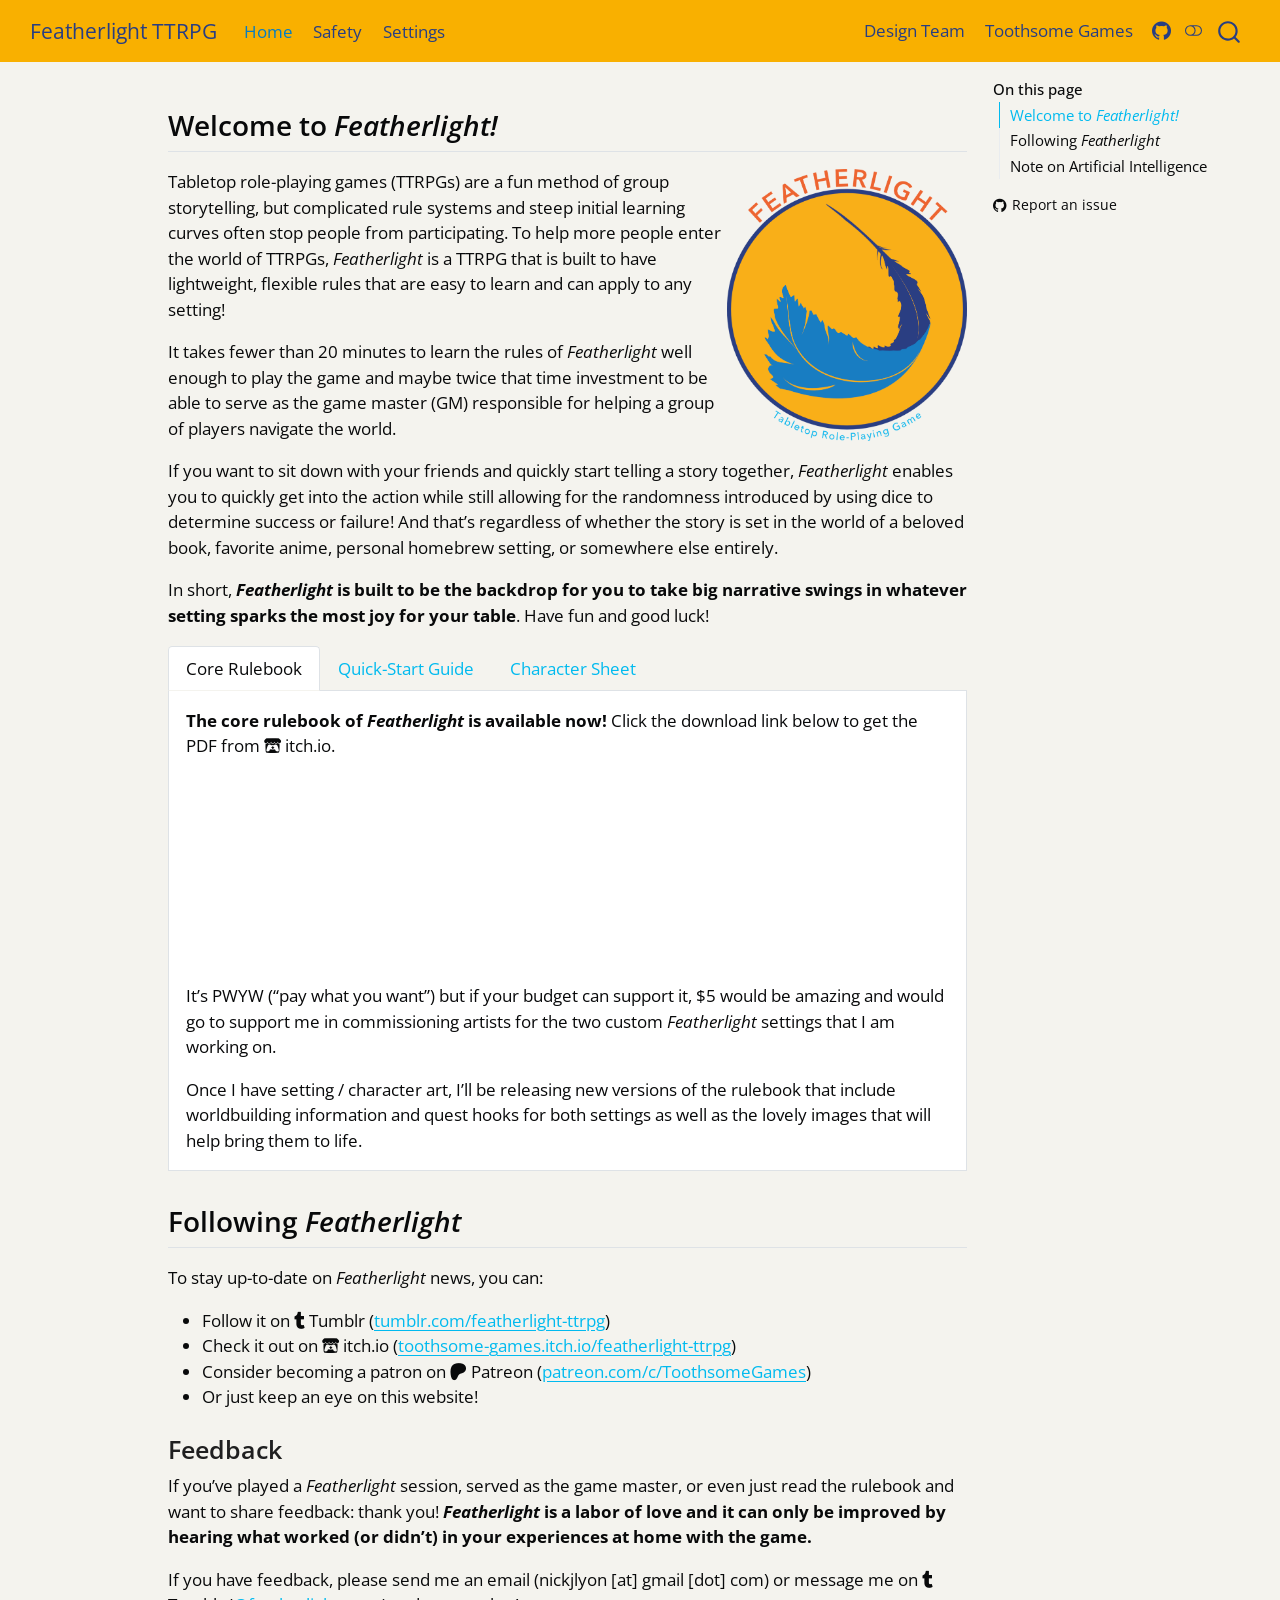
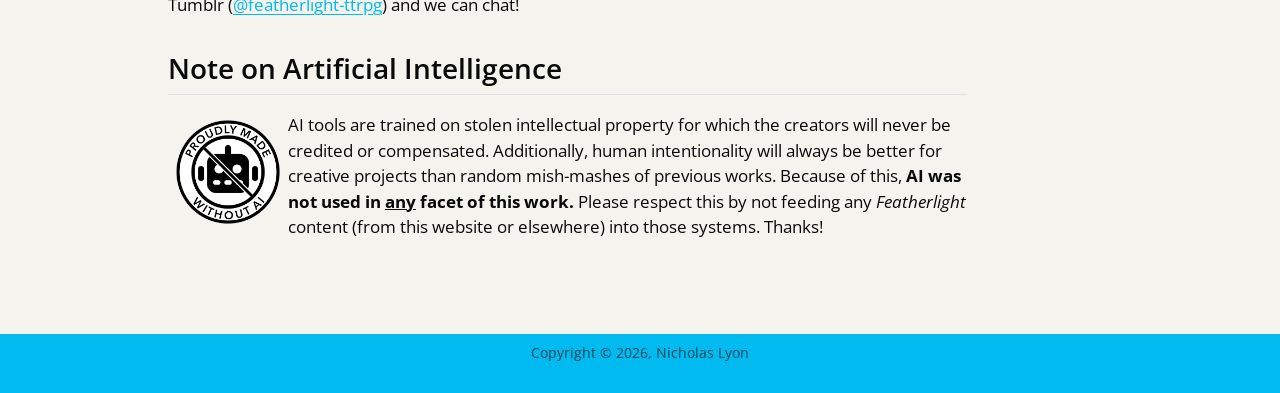
<file: index.html>
<!DOCTYPE html>
<html xmlns="http://www.w3.org/1999/xhtml" lang="en" xml:lang="en"><head>

<meta charset="utf-8">
<meta name="generator" content="quarto-1.10.18">

<meta name="viewport" content="width=device-width, initial-scale=1.0, user-scalable=yes">


<title>Featherlight TTRPG</title>
<style>
/* Default styles provided by pandoc.
** See https://pandoc.org/MANUAL.html#variables-for-html for config info.
*/
span.smallcaps{font-variant: small-caps;}
div.columns{display: flex; gap: 1.5em;}
div.column{flex: auto;}
@media screen {
div.columns{gap: min(4vw, 1.5em);}
div.column{overflow-x: auto;}
}
div.hanging-indent{margin-left: 1.5em; text-indent: -1.5em;}
ul.task-list{list-style: none;}
ul.task-list li input[type="checkbox"] {
  width: 0.8em;
  margin: 0 0.8em 0.2em -1em; /* quarto-specific, see https://github.com/quarto-dev/quarto-cli/issues/4556 */ 
  vertical-align: middle;
}
</style>


<script src="site_libs/quarto-nav/quarto-nav.js"></script>
<script src="site_libs/quarto-nav/headroom.min.js"></script>
<script src="site_libs/clipboard/clipboard.min.js"></script>
<script src="site_libs/quarto-search/autocomplete.umd.js"></script>
<script src="site_libs/quarto-search/fuse.min.js"></script>
<script src="site_libs/quarto-search/quarto-search.js"></script>
<meta name="quarto:offset" content="./">
<link href="./images/logo_featherlight.png" rel="icon" type="image/png">
<script src="site_libs/quarto-html/quarto.js" type="module"></script>
<script src="site_libs/quarto-html/tabsets/tabsets.js" type="module"></script>
<script src="site_libs/quarto-html/popper.min.js"></script>
<script src="site_libs/quarto-html/tippy.umd.min.js"></script>
<script src="site_libs/quarto-html/anchor.min.js"></script>
<link href="site_libs/quarto-html/tippy.css" rel="stylesheet">
<link href="site_libs/quarto-html/quarto-syntax-highlighting-64a204ab8560d761af7679ceaba22944.css" rel="stylesheet" class="quarto-color-scheme" id="quarto-text-highlighting-styles">
<link href="site_libs/quarto-html/quarto-syntax-highlighting-dark-b85bc7c33db8c58e0ec93c3465666fed.css" rel="stylesheet" class="quarto-color-scheme quarto-color-alternate" id="quarto-text-highlighting-styles">
<link href="site_libs/quarto-html/quarto-syntax-highlighting-64a204ab8560d761af7679ceaba22944.css" rel="stylesheet" class="quarto-color-scheme-extra" id="quarto-text-highlighting-styles">
<script src="site_libs/bootstrap/bootstrap.min.js"></script>
<link href="site_libs/bootstrap/bootstrap-icons.css" rel="stylesheet">
<link href="site_libs/bootstrap/bootstrap-a375ff635d7a852ebc2eebeec7437b64.min.css" rel="stylesheet" append-hash="true" class="quarto-color-scheme" id="quarto-bootstrap" data-mode="light">
<link href="site_libs/bootstrap/bootstrap-dark-853da77390ea8031dd005fd0e0647585.min.css" rel="stylesheet" append-hash="true" class="quarto-color-scheme quarto-color-alternate" id="quarto-bootstrap" data-mode="dark">
<link href="site_libs/bootstrap/bootstrap-a375ff635d7a852ebc2eebeec7437b64.min.css" rel="stylesheet" append-hash="true" class="quarto-color-scheme-extra" id="quarto-bootstrap" data-mode="light">
<link href="site_libs/quarto-contrib/fontawesome6-1.2.0/all.min.css" rel="stylesheet">
<link href="site_libs/quarto-contrib/fontawesome6-1.2.0/latex-fontsize.css" rel="stylesheet">
<script id="quarto-search-options" type="application/json">{
  "location": "navbar",
  "copy-button": false,
  "collapse-after": 3,
  "panel-placement": "end",
  "type": "overlay",
  "limit": 50,
  "keyboard-shortcut": [
    "f",
    "/",
    "s"
  ],
  "show-item-context": false,
  "language": {
    "search-no-results-text": "No results",
    "search-matching-documents-text": "matching documents",
    "search-copy-link-title": "Copy link to search",
    "search-hide-matches-text": "Hide additional matches",
    "search-more-match-text": "more match in this document",
    "search-more-matches-text": "more matches in this document",
    "search-clear-button-title": "Clear",
    "search-text-placeholder": "",
    "search-detached-cancel-button-title": "Cancel",
    "search-submit-button-title": "Submit",
    "search-label": "Search"
  }
}</script>


</head>

<body class="nav-fixed quarto-light"><script id="quarto-html-before-body" type="application/javascript">
    const toggleBodyColorMode = (bsSheetEl) => {
      const mode = bsSheetEl.getAttribute("data-mode");
      const bodyEl = window.document.querySelector("body");
      if (mode === "dark") {
        bodyEl.classList.add("quarto-dark");
        bodyEl.classList.remove("quarto-light");
      } else {
        bodyEl.classList.add("quarto-light");
        bodyEl.classList.remove("quarto-dark");
      }
    }
    const toggleBodyColorPrimary = () => {
      const bsSheetEl = window.document.querySelector("link#quarto-bootstrap:not([rel=disabled-stylesheet])");
      if (bsSheetEl) {
        toggleBodyColorMode(bsSheetEl);
      }
    }
    const setColorSchemeToggle = (alternate) => {
      const toggles = window.document.querySelectorAll('.quarto-color-scheme-toggle');
      for (let i=0; i < toggles.length; i++) {
        const toggle = toggles[i];
        if (toggle) {
          if (alternate) {
            toggle.classList.add("alternate");
          } else {
            toggle.classList.remove("alternate");
          }
        }
      }
    };
    const toggleColorMode = (alternate) => {
      // Switch the stylesheets
      const primaryStylesheets = window.document.querySelectorAll('link.quarto-color-scheme:not(.quarto-color-alternate)');
      const alternateStylesheets = window.document.querySelectorAll('link.quarto-color-scheme.quarto-color-alternate');
      manageTransitions('#quarto-margin-sidebar .nav-link', false);
      if (alternate) {
        // note: dark is layered on light, we don't disable primary!
        enableStylesheet(alternateStylesheets);
        for (const sheetNode of alternateStylesheets) {
          if (sheetNode.id === "quarto-bootstrap") {
            toggleBodyColorMode(sheetNode);
          }
        }
      } else {
        disableStylesheet(alternateStylesheets);
        enableStylesheet(primaryStylesheets)
        toggleBodyColorPrimary();
      }
      manageTransitions('#quarto-margin-sidebar .nav-link', true);
      // Switch the toggles
      setColorSchemeToggle(alternate)
      // Hack to workaround the fact that safari doesn't
      // properly recolor the scrollbar when toggling (#1455)
      if (navigator.userAgent.indexOf('Safari') > 0 && navigator.userAgent.indexOf('Chrome') == -1) {
        manageTransitions("body", false);
        window.scrollTo(0, 1);
        setTimeout(() => {
          window.scrollTo(0, 0);
          manageTransitions("body", true);
        }, 40);
      }
    }
    const disableStylesheet = (stylesheets) => {
      for (let i=0; i < stylesheets.length; i++) {
        const stylesheet = stylesheets[i];
        stylesheet.rel = 'disabled-stylesheet';
      }
    }
    const enableStylesheet = (stylesheets) => {
      for (let i=0; i < stylesheets.length; i++) {
        const stylesheet = stylesheets[i];
        if(stylesheet.rel !== 'stylesheet') { // for Chrome, which will still FOUC without this check
          stylesheet.rel = 'stylesheet';
        }
      }
    }
    const manageTransitions = (selector, allowTransitions) => {
      const els = window.document.querySelectorAll(selector);
      for (let i=0; i < els.length; i++) {
        const el = els[i];
        if (allowTransitions) {
          el.classList.remove('notransition');
        } else {
          el.classList.add('notransition');
        }
      }
    }
    const isFileUrl = () => {
      return window.location.protocol === 'file:';
    }
    const hasAlternateSentinel = () => {
      let styleSentinel = getColorSchemeSentinel();
      if (styleSentinel !== null) {
        return styleSentinel === "alternate";
      } else {
        return false;
      }
    }
    const setStyleSentinel = (alternate) => {
      const value = alternate ? "alternate" : "default";
      if (!isFileUrl()) {
        window.localStorage.setItem("quarto-color-scheme", value);
      } else {
        localAlternateSentinel = value;
      }
    }
    const getColorSchemeSentinel = () => {
      if (!isFileUrl()) {
        const storageValue = window.localStorage.getItem("quarto-color-scheme");
        return storageValue != null ? storageValue : localAlternateSentinel;
      } else {
        return localAlternateSentinel;
      }
    }
    const toggleGiscusIfUsed = (isAlternate, darkModeDefault) => {
      const baseTheme = document.querySelector('#giscus-base-theme')?.value ?? 'light';
      const alternateTheme = document.querySelector('#giscus-alt-theme')?.value ?? 'dark';
      let newTheme = '';
      if(authorPrefersDark) {
        newTheme = isAlternate ? baseTheme : alternateTheme;
      } else {
        newTheme = isAlternate ? alternateTheme : baseTheme;
      }
      const changeGiscusTheme = () => {
        // From: https://github.com/giscus/giscus/issues/336
        const sendMessage = (message) => {
          const iframe = document.querySelector('iframe.giscus-frame');
          if (!iframe) return;
          iframe.contentWindow.postMessage({ giscus: message }, 'https://giscus.app');
        }
        sendMessage({
          setConfig: {
            theme: newTheme
          }
        });
      }
      const isGiscussLoaded = window.document.querySelector('iframe.giscus-frame') !== null;
      if (isGiscussLoaded) {
        changeGiscusTheme();
      }
    };
    const authorPrefersDark = false;
    const darkModeDefault = authorPrefersDark;
      document.querySelector('link#quarto-text-highlighting-styles.quarto-color-scheme-extra').rel = 'disabled-stylesheet';
      document.querySelector('link#quarto-bootstrap.quarto-color-scheme-extra').rel = 'disabled-stylesheet';
    let localAlternateSentinel = darkModeDefault ? 'alternate' : 'default';
    // Dark / light mode switch
    window.quartoToggleColorScheme = () => {
      // Read the current dark / light value
      let toAlternate = !hasAlternateSentinel();
      toggleColorMode(toAlternate);
      setStyleSentinel(toAlternate);
      toggleGiscusIfUsed(toAlternate, darkModeDefault);
      window.dispatchEvent(new Event('resize'));
    };
    // Switch to dark mode if need be
    if (hasAlternateSentinel()) {
      toggleColorMode(true);
    } else {
      toggleColorMode(false);
    }
  </script>

<div id="quarto-search-results"></div>
  <header id="quarto-header" class="headroom fixed-top">
    <nav class="navbar navbar-expand-lg " data-bs-theme="dark">
      <div class="navbar-container container-fluid">
      <div class="navbar-brand-container mx-auto">
    <a class="navbar-brand" href="./index.html">
    <span class="navbar-title">Featherlight TTRPG</span>
    </a>
  </div>
            <div id="quarto-search" class="" title="Search"></div>
          <button class="navbar-toggler" type="button" data-bs-toggle="collapse" data-bs-target="#navbarCollapse" aria-controls="navbarCollapse" role="menu" aria-expanded="false" aria-label="Toggle navigation" onclick="if (window.quartoToggleHeadroom) { window.quartoToggleHeadroom(); }">
  <span class="navbar-toggler-icon"></span>
</button>
          <div class="collapse navbar-collapse" id="navbarCollapse">
            <ul class="navbar-nav navbar-nav-scroll me-auto">
  <li class="nav-item">
    <a class="nav-link active" href="./index.html" aria-current="page"> 
<span class="menu-text">Home</span></a>
  </li>  
  <li class="nav-item">
    <a class="nav-link" href="./safety.html"> 
<span class="menu-text">Safety</span></a>
  </li>  
  <li class="nav-item">
    <a class="nav-link" href="./settings.html"> 
<span class="menu-text">Settings</span></a>
  </li>  
</ul>
            <ul class="navbar-nav navbar-nav-scroll ms-auto">
  <li class="nav-item">
    <a class="nav-link" href="./design-team.html"> 
<span class="menu-text">Design Team</span></a>
  </li>  
  <li class="nav-item">
    <a class="nav-link" href="https://toothsome-games.github.io/"> 
<span class="menu-text">Toothsome Games</span></a>
  </li>  
  <li class="nav-item compact">
    <a class="nav-link" href="https://github.com/toothsome-games/featherlight-ttrpg"> <i class="bi bi-github" role="img">
</i> 
<span class="menu-text"></span></a>
  </li>  
</ul>
          </div> <!-- /navcollapse -->
            <div class="quarto-navbar-tools">
  <a href="" class="quarto-color-scheme-toggle quarto-navigation-tool  px-1" onclick="window.quartoToggleColorScheme(); return false;" title="Toggle dark mode"><i class="bi"></i></a>
</div>
      </div> <!-- /container-fluid -->
    </nav>
</header>
<!-- content -->
<div id="quarto-content" class="quarto-container page-columns page-rows-contents page-layout-article page-navbar">
<!-- sidebar -->
<!-- margin-sidebar -->
    <div id="quarto-margin-sidebar" class="sidebar margin-sidebar">
        <nav id="TOC" role="doc-toc" class="toc-active">
    <h2 id="toc-title">On this page</h2>
   
  <ul>
  <li><a href="#welcome-to-featherlight" id="toc-welcome-to-featherlight" class="nav-link active" data-scroll-target="#welcome-to-featherlight">Welcome to <em>Featherlight!</em></a></li>
  <li><a href="#following-featherlight" id="toc-following-featherlight" class="nav-link" data-scroll-target="#following-featherlight">Following <em>Featherlight</em></a>
  <ul class="collapse">
  <li><a href="#feedback" id="toc-feedback" class="nav-link" data-scroll-target="#feedback">Feedback</a></li>
  </ul></li>
  <li><a href="#note-on-artificial-intelligence" id="toc-note-on-artificial-intelligence" class="nav-link" data-scroll-target="#note-on-artificial-intelligence">Note on Artificial Intelligence</a></li>
  </ul>
<div class="toc-actions"><ul><li><a href="https://github.com/toothsome-games/featherlight-ttrpg/issues/new" class="toc-action"><i class="bi bi-github"></i>Report an issue</a></li></ul></div></nav>
    </div>
<!-- main -->
<main class="content" id="quarto-document-content"><header id="title-block-header" class="quarto-title-block"></header>





<section id="welcome-to-featherlight" class="level2">
<h2 class="anchored" data-anchor-id="welcome-to-featherlight">Welcome to <em>Featherlight!</em></h2>
<p><img src="images/logo_featherlight-text.png" alt="Featherlight logo--a stylized blue feather on an orange background" width="30%" align="right"></p>
<p>Tabletop role-playing games (TTRPGs) are a fun method of group storytelling, but complicated rule systems and steep initial learning curves often stop people from participating. To help more people enter the world of TTRPGs, <em>Featherlight</em> is a TTRPG that is built to have lightweight, flexible rules that are easy to learn and can apply to any setting!</p>
<p>It takes fewer than 20 minutes to learn the rules of <em>Featherlight</em> well enough to play the game and maybe twice that time investment to be able to serve as the game master (GM) responsible for helping a group of players navigate the world.</p>
<p>If you want to sit down with your friends and quickly start telling a story together, <em>Featherlight</em> enables you to quickly get into the action while still allowing for the randomness introduced by using dice to determine success or failure! And that’s regardless of whether the story is set in the world of a beloved book, favorite anime, personal homebrew setting, or somewhere else entirely.</p>
<p>In short, <strong><em>Featherlight</em> is built to be the backdrop for you to take big narrative swings in whatever setting sparks the most joy for your table</strong>. Have fun and good luck!</p>
<div class="tabset-margin-container"></div><div class="panel-tabset">
<ul class="nav nav-tabs" role="tablist"><li class="nav-item" role="presentation"><a class="nav-link active" id="tabset-1-1-tab" data-bs-toggle="tab" data-bs-target="#tabset-1-1" role="tab" aria-controls="tabset-1-1" aria-selected="true" href="">Core Rulebook</a></li><li class="nav-item" role="presentation"><a class="nav-link" id="tabset-1-2-tab" data-bs-toggle="tab" data-bs-target="#tabset-1-2" role="tab" aria-controls="tabset-1-2" aria-selected="false" href="">Quick-Start Guide</a></li><li class="nav-item" role="presentation"><a class="nav-link" id="tabset-1-3-tab" data-bs-toggle="tab" data-bs-target="#tabset-1-3" role="tab" aria-controls="tabset-1-3" aria-selected="false" href="">Character Sheet</a></li></ul>
<div class="tab-content">
<div id="tabset-1-1" class="tab-pane active" role="tabpanel" aria-labelledby="tabset-1-1-tab">
<p><strong>The core rulebook of <em>Featherlight</em> is available now!</strong> Click the download link below to get the PDF from <i class="fa-brands fa-itch-io" aria-label="itch-io"></i> itch.io.</p>
<p align="center">
<iframe frameborder="0" src="https://itch.io/embed/3873197?linkback=true&amp;link_color=077DC2&amp;border_color=283E82" width="600" height="167">
<a href="https://toothsome-games.itch.io/featherlight-ttrpg">Featherlight Rulebook by Toothsome Games</a>
</iframe>
</p>
<p>It’s PWYW (“pay what you want”) but if your budget can support it, $5 would be amazing and would go to support me in commissioning artists for the two custom <em>Featherlight</em> settings that I am working on.</p>
<p>Once I have setting / character art, I’ll be releasing new versions of the rulebook that include worldbuilding information and quest hooks for both settings as well as the lovely images that will help bring them to life.</p>
</div>
<div id="tabset-1-2" class="tab-pane" role="tabpanel" aria-labelledby="tabset-1-2-tab">
<p>A one-page, ‘quick-start’ guide to Featherlight is also available on <i class="fa-brands fa-itch-io" aria-label="itch-io"></i> itch.io <em>for free!</em> Check it out for an at-a-glance overview of the fundamental mechanics of Featherlight!</p>
<p align="center">
<iframe frameborder="0" src="https://itch.io/embed/4561528?linkback=true&amp;link_color=077DC2&amp;border_color=283E82" width="600" height="167">
<a href="https://toothsome-games.itch.io/featherlight-quickstart">Featherlight Quick-Start Guide by Toothsome Games</a>
</iframe>
</p>
<p>If you like what you see in this guide, consider checking out <a href="https://toothsome-games.itch.io/featherlight-ttrpg">the full rulebook</a> for useful graphics, more description, and tips for those interested in running a Featherlight game at their table!</p>
</div>
<div id="tabset-1-3" class="tab-pane" role="tabpanel" aria-labelledby="tabset-1-3-tab">
<p>You can use any piece of scratch paper as a character sheet for <em>Featherlight</em> but if you’d prefer a more formal character sheet, <strong>download one <a href="https://github.com/toothsome-games/featherlight-ttrpg/blob/main/resources/featherlight_character-sheet.png">here</a></strong>. The download icon (<i class="fa-solid fa-download" aria-label="download"></i>) is just above the top right corner of the image after you click that link.</p>
<p>If you print this at home, do two sheets per standard (US letter) piece of paper because the sheet is designed to be the size of a postcard (4x6”) so two should fit reasonably nicely on a 8.5x11” piece of paper.</p>
</div>
</div>
</div>
</section>
<section id="following-featherlight" class="level2">
<h2 class="anchored" data-anchor-id="following-featherlight">Following <em>Featherlight</em></h2>
<p>To stay up-to-date on <em>Featherlight</em> news, you can:</p>
<ul>
<li>Follow it on <i class="fa-brands fa-tumblr" aria-label="tumblr"></i> Tumblr (<a href="https://www.tumblr.com/featherlight-ttrpg">tumblr.com/featherlight-ttrpg</a>)</li>
<li>Check it out on <i class="fa-brands fa-itch-io" aria-label="itch-io"></i> itch.io (<a href="https://toothsome-games.itch.io/featherlight-ttrpg">toothsome-games.itch.io/featherlight-ttrpg</a>)</li>
<li>Consider becoming a patron on <i class="fa-brands fa-patreon" aria-label="patreon"></i> Patreon (<a href="https://www.patreon.com/c/ToothsomeGames">patreon.com/c/ToothsomeGames</a>)</li>
<li>Or just keep an eye on this website!</li>
</ul>
<section id="feedback" class="level3">
<h3 class="anchored" data-anchor-id="feedback">Feedback</h3>
<p>If you’ve played a <em>Featherlight</em> session, served as the game master, or even just read the rulebook and want to share feedback: thank you! <strong><em>Featherlight</em> is a labor of love and it can only be improved by hearing what worked (or didn’t) in your experiences at home with the game.</strong></p>
<p>If you have feedback, please send me an email (nickjlyon [at] gmail [dot] com) or message me on <i class="fa-brands fa-tumblr" aria-label="tumblr"></i> Tumblr (<a href="https://www.tumblr.com/featherlight-ttrpg">@featherlight-ttrpg</a>) and we can chat!</p>
</section>
</section>
<section id="note-on-artificial-intelligence" class="level2">
<h2 class="anchored" data-anchor-id="note-on-artificial-intelligence">Note on Artificial Intelligence</h2>
<p><img src="images/badge_no-ai.png" alt="Circle with a slash across an emoji robot face. The words 'proudly made without AI' are around the outside edge of the circle" align="left" width="15%"> AI tools are trained on stolen intellectual property for which the creators will never be credited or compensated. Additionally, human intentionality will always be better for creative projects than random mish-mashes of previous works. Because of this, <strong>AI was not used in <u>any</u> facet of this work.</strong> Please respect this by not feeding any <em>Featherlight</em> content (from this website or elsewhere) into those systems. Thanks!</p>


</section>

</main> <!-- /main -->
<script id="quarto-html-after-body" type="application/javascript">
  window.document.addEventListener("DOMContentLoaded", function (event) {
    // Ensure there is a toggle, if there isn't float one in the top right
    if (window.document.querySelector('.quarto-color-scheme-toggle') === null) {
      const a = window.document.createElement('a');
      a.classList.add('top-right');
      a.classList.add('quarto-color-scheme-toggle');
      a.href = "";
      a.onclick = function() { try { window.quartoToggleColorScheme(); } catch {} return false; };
      const i = window.document.createElement("i");
      i.classList.add('bi');
      a.appendChild(i);
      window.document.body.appendChild(a);
    }
    setColorSchemeToggle(hasAlternateSentinel())
    const icon = "";
    const anchorJS = new window.AnchorJS();
    anchorJS.options = {
      placement: 'right',
      icon: icon
    };
    anchorJS.add('.anchored');
    const isCodeAnnotation = (el) => {
      for (const clz of el.classList) {
        if (clz.startsWith('code-annotation-')) {                     
          return true;
        }
      }
      return false;
    }
    const onCopySuccess = function(e) {
      // button target
      const button = e.trigger;
      // don't keep focus
      button.blur();
      // flash "checked"
      button.classList.add('code-copy-button-checked');
      var currentTitle = button.getAttribute("title");
      button.setAttribute("title", "Copied!");
      let tooltip;
      if (window.bootstrap) {
        button.setAttribute("data-bs-toggle", "tooltip");
        button.setAttribute("data-bs-placement", "left");
        button.setAttribute("data-bs-title", "Copied!");
        tooltip = new bootstrap.Tooltip(button, 
          { trigger: "manual", 
            customClass: "code-copy-button-tooltip",
            offset: [0, -8]});
        tooltip.show();    
      }
      setTimeout(function() {
        if (tooltip) {
          tooltip.hide();
          button.removeAttribute("data-bs-title");
          button.removeAttribute("data-bs-toggle");
          button.removeAttribute("data-bs-placement");
        }
        button.setAttribute("title", currentTitle);
        button.classList.remove('code-copy-button-checked');
      }, 1000);
      // clear code selection
      e.clearSelection();
    }
    const getTextToCopy = function(trigger) {
      const outerScaffold = trigger.parentElement.cloneNode(true);
      const codeEl = outerScaffold.querySelector('code');
      for (const childEl of codeEl.children) {
        if (isCodeAnnotation(childEl)) {
          childEl.remove();
        }
      }
      return codeEl.innerText;
    }
    const clipboard = new window.ClipboardJS('.code-copy-button:not([data-in-quarto-modal])', {
      text: getTextToCopy
    });
    clipboard.on('success', onCopySuccess);
    if (window.document.getElementById('quarto-embedded-source-code-modal')) {
      const clipboardModal = new window.ClipboardJS('.code-copy-button[data-in-quarto-modal]', {
        text: getTextToCopy,
        container: window.document.getElementById('quarto-embedded-source-code-modal')
      });
      clipboardModal.on('success', onCopySuccess);
    }
      var localhostRegex = new RegExp(/^(?:http|https):\/\/localhost\:?[0-9]*\//);
      var mailtoRegex = new RegExp(/^mailto:/);
        var filterRegex = new RegExp("https:\/\/toothsome-games\.github\.io\/featherlight-ttrpg\/");
      var isInternal = (href) => {
          return filterRegex.test(href) || localhostRegex.test(href) || mailtoRegex.test(href);
      }
      // Inspect non-navigation links and adorn them if external
     var links = window.document.querySelectorAll('a[href]:not(.nav-link):not(.navbar-brand):not(.toc-action):not(.sidebar-link):not(.sidebar-item-toggle):not(.pagination-link):not(.no-external):not([aria-hidden]):not(.dropdown-item):not(.quarto-navigation-tool):not(.about-link)');
      for (var i=0; i<links.length; i++) {
        const link = links[i];
        if (!isInternal(link.href)) {
          // undo the damage that might have been done by quarto-nav.js in the case of
          // links that we want to consider external
          if (link.dataset.originalHref !== undefined) {
            link.href = link.dataset.originalHref;
          }
            // target, if specified
            link.setAttribute("target", "_blank");
            if (link.getAttribute("rel") === null) {
              link.setAttribute("rel", "noopener");
            }
        }
      }
    function tippyHover(el, contentFn, onTriggerFn, onUntriggerFn) {
      const config = {
        allowHTML: true,
        maxWidth: 500,
        delay: 100,
        arrow: false,
        appendTo: function(el) {
            return el.parentElement;
        },
        interactive: true,
        interactiveBorder: 10,
        theme: 'quarto',
        placement: 'bottom-start',
      };
      if (contentFn) {
        config.content = contentFn;
      }
      if (onTriggerFn) {
        config.onTrigger = onTriggerFn;
      }
      if (onUntriggerFn) {
        config.onUntrigger = onUntriggerFn;
      }
      window.tippy(el, config); 
    }
    const noterefs = window.document.querySelectorAll('a[role="doc-noteref"]');
    for (var i=0; i<noterefs.length; i++) {
      const ref = noterefs[i];
      tippyHover(ref, function() {
        // use id or data attribute instead here
        let href = ref.getAttribute('data-footnote-href') || ref.getAttribute('href');
        try { href = new URL(href).hash; } catch {}
        const id = href.replace(/^#\/?/, "");
        const note = window.document.getElementById(id);
        if (note) {
          return note.innerHTML;
        } else {
          return "";
        }
      });
    }
    const xrefs = window.document.querySelectorAll('a.quarto-xref');
    const processXRef = (id, note) => {
      // Strip column container classes
      const stripColumnClz = (el) => {
        el.classList.remove("page-full", "page-columns");
        if (el.children) {
          for (const child of el.children) {
            stripColumnClz(child);
          }
        }
      }
      stripColumnClz(note)
      if (id === null || id.startsWith('sec-')) {
        // Special case sections, only their first couple elements
        const container = document.createElement("div");
        if (note.children && note.children.length > 2) {
          container.appendChild(note.children[0].cloneNode(true));
          for (let i = 1; i < note.children.length; i++) {
            const child = note.children[i];
            if (child.tagName === "P" && child.innerText === "") {
              continue;
            } else {
              container.appendChild(child.cloneNode(true));
              break;
            }
          }
          if (window.Quarto?.typesetMath) {
            window.Quarto.typesetMath(container);
          }
          return container.innerHTML
        } else {
          if (window.Quarto?.typesetMath) {
            window.Quarto.typesetMath(note);
          }
          return note.innerHTML;
        }
      } else {
        // Remove any anchor links if they are present
        const anchorLink = note.querySelector('a.anchorjs-link');
        if (anchorLink) {
          anchorLink.remove();
        }
        if (window.Quarto?.typesetMath) {
          window.Quarto.typesetMath(note);
        }
        if (note.classList.contains("callout")) {
          return note.outerHTML;
        } else {
          return note.innerHTML;
        }
      }
    }
    for (var i=0; i<xrefs.length; i++) {
      const xref = xrefs[i];
      tippyHover(xref, undefined, function(instance) {
        instance.disable();
        let url = xref.getAttribute('href');
        let hash = undefined; 
        if (url.startsWith('#')) {
          hash = url;
        } else {
          try { hash = new URL(url).hash; } catch {}
        }
        if (hash) {
          const id = hash.replace(/^#\/?/, "");
          const note = window.document.getElementById(id);
          if (note !== null) {
            try {
              const html = processXRef(id, note.cloneNode(true));
              instance.setContent(html);
            } finally {
              instance.enable();
              instance.show();
            }
          } else {
            // See if we can fetch this
            fetch(url.split('#')[0])
            .then(res => res.text())
            .then(html => {
              const parser = new DOMParser();
              const htmlDoc = parser.parseFromString(html, "text/html");
              const note = htmlDoc.getElementById(id);
              if (note !== null) {
                const html = processXRef(id, note);
                instance.setContent(html);
              } 
            }).finally(() => {
              instance.enable();
              instance.show();
            });
          }
        } else {
          // See if we can fetch a full url (with no hash to target)
          // This is a special case and we should probably do some content thinning / targeting
          fetch(url)
          .then(res => res.text())
          .then(html => {
            const parser = new DOMParser();
            const htmlDoc = parser.parseFromString(html, "text/html");
            const note = htmlDoc.querySelector('main.content');
            if (note !== null) {
              // This should only happen for chapter cross references
              // (since there is no id in the URL)
              // remove the first header
              if (note.children.length > 0 && note.children[0].tagName === "HEADER") {
                note.children[0].remove();
              }
              const html = processXRef(null, note);
              instance.setContent(html);
            } 
          }).finally(() => {
            instance.enable();
            instance.show();
          });
        }
      }, function(instance) {
      });
    }
        let selectedAnnoteEl;
        const selectorForAnnotation = ( cell, annotation) => {
          let cellAttr = 'data-code-cell="' + cell + '"';
          let lineAttr = 'data-code-annotation="' +  annotation + '"';
          const selector = 'span[' + cellAttr + '][' + lineAttr + ']';
          return selector;
        }
        const selectCodeLines = (annoteEl) => {
          const doc = window.document;
          const targetCell = annoteEl.getAttribute("data-target-cell");
          const targetAnnotation = annoteEl.getAttribute("data-target-annotation");
          const annoteSpan = window.document.querySelector(selectorForAnnotation(targetCell, targetAnnotation));
          const lines = annoteSpan.getAttribute("data-code-lines").split(",");
          const lineIds = lines.map((line) => {
            return targetCell + "-" + line;
          })
          let top = null;
          let height = null;
          let parent = null;
          if (lineIds.length > 0) {
              //compute the position of the single el (top and bottom and make a div)
              const el = window.document.getElementById(lineIds[0]);
              top = el.offsetTop;
              height = el.offsetHeight;
              parent = el.parentElement.parentElement;
            if (lineIds.length > 1) {
              const lastEl = window.document.getElementById(lineIds[lineIds.length - 1]);
              const bottom = lastEl.offsetTop + lastEl.offsetHeight;
              height = bottom - top;
            }
            if (top !== null && height !== null && parent !== null) {
              // cook up a div (if necessary) and position it 
              let div = window.document.getElementById("code-annotation-line-highlight");
              if (div === null) {
                div = window.document.createElement("div");
                div.setAttribute("id", "code-annotation-line-highlight");
                div.style.position = 'absolute';
                parent.appendChild(div);
              }
              div.style.top = top - 2 + "px";
              div.style.height = height + 4 + "px";
              div.style.left = 0;
              let gutterDiv = window.document.getElementById("code-annotation-line-highlight-gutter");
              if (gutterDiv === null) {
                gutterDiv = window.document.createElement("div");
                gutterDiv.setAttribute("id", "code-annotation-line-highlight-gutter");
                gutterDiv.style.position = 'absolute';
                const codeCell = window.document.getElementById(targetCell);
                const gutter = codeCell.querySelector('.code-annotation-gutter');
                gutter.appendChild(gutterDiv);
              }
              gutterDiv.style.top = top - 2 + "px";
              gutterDiv.style.height = height + 4 + "px";
            }
            selectedAnnoteEl = annoteEl;
          }
        };
        const unselectCodeLines = () => {
          const elementsIds = ["code-annotation-line-highlight", "code-annotation-line-highlight-gutter"];
          elementsIds.forEach((elId) => {
            const div = window.document.getElementById(elId);
            if (div) {
              div.remove();
            }
          });
          selectedAnnoteEl = undefined;
        };
          // Handle positioning of the toggle
      window.addEventListener(
        "resize",
        throttle(() => {
          elRect = undefined;
          if (selectedAnnoteEl) {
            selectCodeLines(selectedAnnoteEl);
          }
        }, 10)
      );
      function throttle(fn, ms) {
      let throttle = false;
      let timer;
        return (...args) => {
          if(!throttle) { // first call gets through
              fn.apply(this, args);
              throttle = true;
          } else { // all the others get throttled
              if(timer) clearTimeout(timer); // cancel #2
              timer = setTimeout(() => {
                fn.apply(this, args);
                timer = throttle = false;
              }, ms);
          }
        };
      }
        // Attach click handler to the DT
        const annoteDls = window.document.querySelectorAll('dt[data-target-cell]');
        for (const annoteDlNode of annoteDls) {
          annoteDlNode.addEventListener('click', (event) => {
            const clickedEl = event.target;
            if (clickedEl !== selectedAnnoteEl) {
              unselectCodeLines();
              const activeEl = window.document.querySelector('dt[data-target-cell].code-annotation-active');
              if (activeEl) {
                activeEl.classList.remove('code-annotation-active');
              }
              selectCodeLines(clickedEl);
              clickedEl.classList.add('code-annotation-active');
            } else {
              // Unselect the line
              unselectCodeLines();
              clickedEl.classList.remove('code-annotation-active');
            }
          });
        }
    const findCites = (el) => {
      const parentEl = el.parentElement;
      if (parentEl) {
        const cites = parentEl.dataset.cites;
        if (cites) {
          return {
            el,
            cites: cites.split(' ')
          };
        } else {
          return findCites(el.parentElement)
        }
      } else {
        return undefined;
      }
    };
    var bibliorefs = window.document.querySelectorAll('a[role="doc-biblioref"]');
    for (var i=0; i<bibliorefs.length; i++) {
      const ref = bibliorefs[i];
      const citeInfo = findCites(ref);
      if (citeInfo) {
        tippyHover(citeInfo.el, function() {
          var popup = window.document.createElement('div');
          citeInfo.cites.forEach(function(cite) {
            var citeDiv = window.document.createElement('div');
            citeDiv.classList.add('hanging-indent');
            citeDiv.classList.add('csl-entry');
            var biblioDiv = window.document.getElementById('ref-' + cite);
            if (biblioDiv) {
              citeDiv.innerHTML = biblioDiv.innerHTML;
            }
            popup.appendChild(citeDiv);
          });
          return popup.innerHTML;
        });
      }
    }
  });
  </script>
</div> <!-- /content -->
<footer class="footer">
  <div class="nav-footer">
    <div class="nav-footer-left">
      &nbsp;
    </div>   
    <div class="nav-footer-center">
<p>Copyright © 2026, Nicholas Lyon</p>
<div class="toc-actions d-sm-block d-md-none"><ul><li><a href="https://github.com/toothsome-games/featherlight-ttrpg/issues/new" class="toc-action"><i class="bi bi-github"></i>Report an issue</a></li></ul></div></div>
    <div class="nav-footer-right">
      &nbsp;
    </div>
  </div>
</footer>




</body></html>
</file>
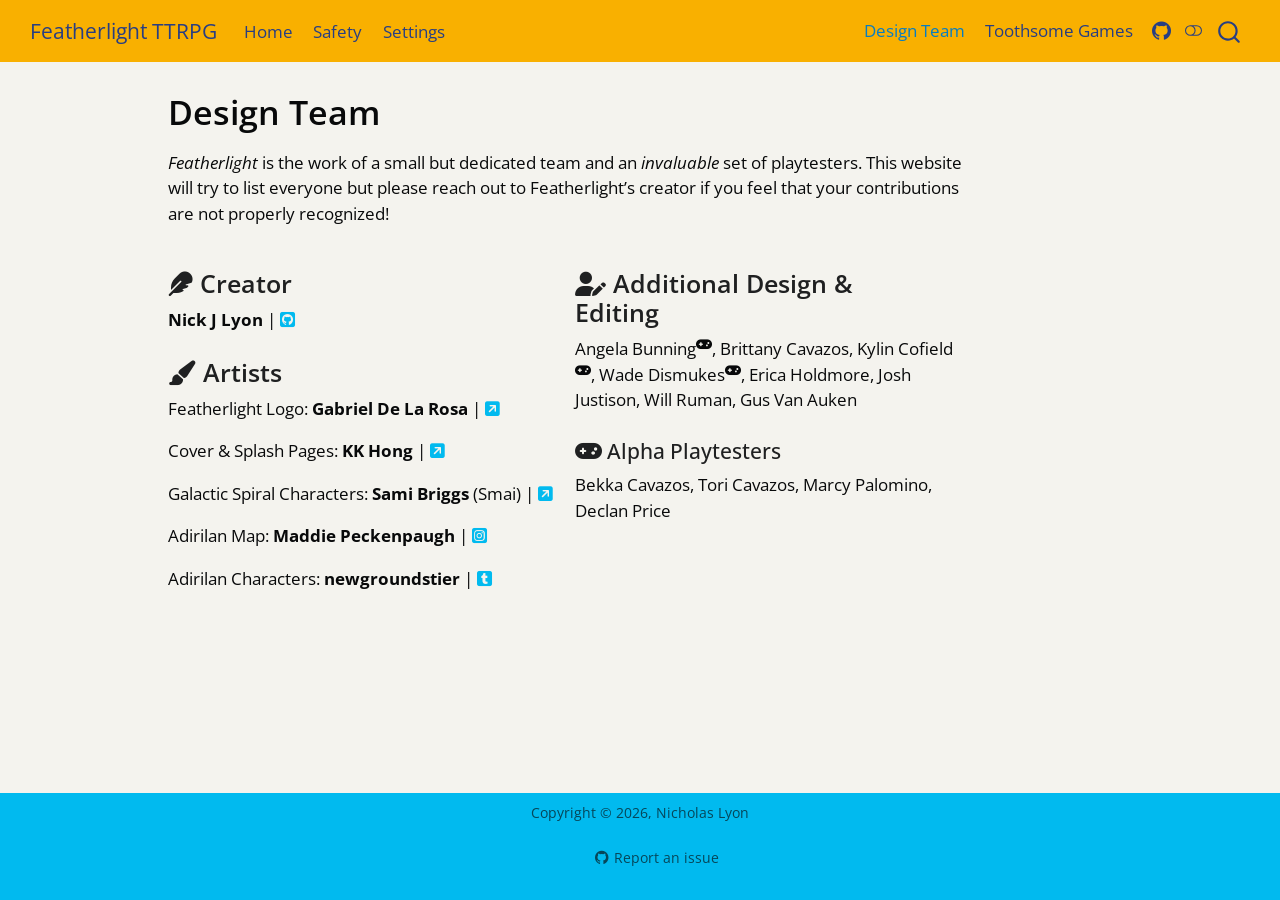
<file: design-team.html>
<!DOCTYPE html>
<html xmlns="http://www.w3.org/1999/xhtml" lang="en" xml:lang="en"><head>

<meta charset="utf-8">
<meta name="generator" content="quarto-1.10.18">

<meta name="viewport" content="width=device-width, initial-scale=1.0, user-scalable=yes">


<title>Design Team – Featherlight TTRPG</title>
<style>
/* Default styles provided by pandoc.
** See https://pandoc.org/MANUAL.html#variables-for-html for config info.
*/
span.smallcaps{font-variant: small-caps;}
div.columns{display: flex; gap: 1.5em;}
div.column{flex: auto;}
@media screen {
div.columns{gap: min(4vw, 1.5em);}
div.column{overflow-x: auto;}
}
div.hanging-indent{margin-left: 1.5em; text-indent: -1.5em;}
ul.task-list{list-style: none;}
ul.task-list li input[type="checkbox"] {
  width: 0.8em;
  margin: 0 0.8em 0.2em -1em; /* quarto-specific, see https://github.com/quarto-dev/quarto-cli/issues/4556 */ 
  vertical-align: middle;
}
</style>


<script src="site_libs/quarto-nav/quarto-nav.js"></script>
<script src="site_libs/quarto-nav/headroom.min.js"></script>
<script src="site_libs/clipboard/clipboard.min.js"></script>
<script src="site_libs/quarto-search/autocomplete.umd.js"></script>
<script src="site_libs/quarto-search/fuse.min.js"></script>
<script src="site_libs/quarto-search/quarto-search.js"></script>
<meta name="quarto:offset" content="./">
<link href="./images/logo_featherlight.png" rel="icon" type="image/png">
<script src="site_libs/quarto-html/quarto.js" type="module"></script>
<script src="site_libs/quarto-html/tabsets/tabsets.js" type="module"></script>
<script src="site_libs/quarto-html/popper.min.js"></script>
<script src="site_libs/quarto-html/tippy.umd.min.js"></script>
<script src="site_libs/quarto-html/anchor.min.js"></script>
<link href="site_libs/quarto-html/tippy.css" rel="stylesheet">
<link href="site_libs/quarto-html/quarto-syntax-highlighting-64a204ab8560d761af7679ceaba22944.css" rel="stylesheet" class="quarto-color-scheme" id="quarto-text-highlighting-styles">
<link href="site_libs/quarto-html/quarto-syntax-highlighting-dark-b85bc7c33db8c58e0ec93c3465666fed.css" rel="stylesheet" class="quarto-color-scheme quarto-color-alternate" id="quarto-text-highlighting-styles">
<link href="site_libs/quarto-html/quarto-syntax-highlighting-64a204ab8560d761af7679ceaba22944.css" rel="stylesheet" class="quarto-color-scheme-extra" id="quarto-text-highlighting-styles">
<script src="site_libs/bootstrap/bootstrap.min.js"></script>
<link href="site_libs/bootstrap/bootstrap-icons.css" rel="stylesheet">
<link href="site_libs/bootstrap/bootstrap-a375ff635d7a852ebc2eebeec7437b64.min.css" rel="stylesheet" append-hash="true" class="quarto-color-scheme" id="quarto-bootstrap" data-mode="light">
<link href="site_libs/bootstrap/bootstrap-dark-853da77390ea8031dd005fd0e0647585.min.css" rel="stylesheet" append-hash="true" class="quarto-color-scheme quarto-color-alternate" id="quarto-bootstrap" data-mode="dark">
<link href="site_libs/bootstrap/bootstrap-a375ff635d7a852ebc2eebeec7437b64.min.css" rel="stylesheet" append-hash="true" class="quarto-color-scheme-extra" id="quarto-bootstrap" data-mode="light">
<link href="site_libs/quarto-contrib/fontawesome6-1.2.0/all.min.css" rel="stylesheet">
<link href="site_libs/quarto-contrib/fontawesome6-1.2.0/latex-fontsize.css" rel="stylesheet">
<script id="quarto-search-options" type="application/json">{
  "location": "navbar",
  "copy-button": false,
  "collapse-after": 3,
  "panel-placement": "end",
  "type": "overlay",
  "limit": 50,
  "keyboard-shortcut": [
    "f",
    "/",
    "s"
  ],
  "show-item-context": false,
  "language": {
    "search-no-results-text": "No results",
    "search-matching-documents-text": "matching documents",
    "search-copy-link-title": "Copy link to search",
    "search-hide-matches-text": "Hide additional matches",
    "search-more-match-text": "more match in this document",
    "search-more-matches-text": "more matches in this document",
    "search-clear-button-title": "Clear",
    "search-text-placeholder": "",
    "search-detached-cancel-button-title": "Cancel",
    "search-submit-button-title": "Submit",
    "search-label": "Search"
  }
}</script>


</head>

<body class="nav-fixed quarto-light"><script id="quarto-html-before-body" type="application/javascript">
    const toggleBodyColorMode = (bsSheetEl) => {
      const mode = bsSheetEl.getAttribute("data-mode");
      const bodyEl = window.document.querySelector("body");
      if (mode === "dark") {
        bodyEl.classList.add("quarto-dark");
        bodyEl.classList.remove("quarto-light");
      } else {
        bodyEl.classList.add("quarto-light");
        bodyEl.classList.remove("quarto-dark");
      }
    }
    const toggleBodyColorPrimary = () => {
      const bsSheetEl = window.document.querySelector("link#quarto-bootstrap:not([rel=disabled-stylesheet])");
      if (bsSheetEl) {
        toggleBodyColorMode(bsSheetEl);
      }
    }
    const setColorSchemeToggle = (alternate) => {
      const toggles = window.document.querySelectorAll('.quarto-color-scheme-toggle');
      for (let i=0; i < toggles.length; i++) {
        const toggle = toggles[i];
        if (toggle) {
          if (alternate) {
            toggle.classList.add("alternate");
          } else {
            toggle.classList.remove("alternate");
          }
        }
      }
    };
    const toggleColorMode = (alternate) => {
      // Switch the stylesheets
      const primaryStylesheets = window.document.querySelectorAll('link.quarto-color-scheme:not(.quarto-color-alternate)');
      const alternateStylesheets = window.document.querySelectorAll('link.quarto-color-scheme.quarto-color-alternate');
      manageTransitions('#quarto-margin-sidebar .nav-link', false);
      if (alternate) {
        // note: dark is layered on light, we don't disable primary!
        enableStylesheet(alternateStylesheets);
        for (const sheetNode of alternateStylesheets) {
          if (sheetNode.id === "quarto-bootstrap") {
            toggleBodyColorMode(sheetNode);
          }
        }
      } else {
        disableStylesheet(alternateStylesheets);
        enableStylesheet(primaryStylesheets)
        toggleBodyColorPrimary();
      }
      manageTransitions('#quarto-margin-sidebar .nav-link', true);
      // Switch the toggles
      setColorSchemeToggle(alternate)
      // Hack to workaround the fact that safari doesn't
      // properly recolor the scrollbar when toggling (#1455)
      if (navigator.userAgent.indexOf('Safari') > 0 && navigator.userAgent.indexOf('Chrome') == -1) {
        manageTransitions("body", false);
        window.scrollTo(0, 1);
        setTimeout(() => {
          window.scrollTo(0, 0);
          manageTransitions("body", true);
        }, 40);
      }
    }
    const disableStylesheet = (stylesheets) => {
      for (let i=0; i < stylesheets.length; i++) {
        const stylesheet = stylesheets[i];
        stylesheet.rel = 'disabled-stylesheet';
      }
    }
    const enableStylesheet = (stylesheets) => {
      for (let i=0; i < stylesheets.length; i++) {
        const stylesheet = stylesheets[i];
        if(stylesheet.rel !== 'stylesheet') { // for Chrome, which will still FOUC without this check
          stylesheet.rel = 'stylesheet';
        }
      }
    }
    const manageTransitions = (selector, allowTransitions) => {
      const els = window.document.querySelectorAll(selector);
      for (let i=0; i < els.length; i++) {
        const el = els[i];
        if (allowTransitions) {
          el.classList.remove('notransition');
        } else {
          el.classList.add('notransition');
        }
      }
    }
    const isFileUrl = () => {
      return window.location.protocol === 'file:';
    }
    const hasAlternateSentinel = () => {
      let styleSentinel = getColorSchemeSentinel();
      if (styleSentinel !== null) {
        return styleSentinel === "alternate";
      } else {
        return false;
      }
    }
    const setStyleSentinel = (alternate) => {
      const value = alternate ? "alternate" : "default";
      if (!isFileUrl()) {
        window.localStorage.setItem("quarto-color-scheme", value);
      } else {
        localAlternateSentinel = value;
      }
    }
    const getColorSchemeSentinel = () => {
      if (!isFileUrl()) {
        const storageValue = window.localStorage.getItem("quarto-color-scheme");
        return storageValue != null ? storageValue : localAlternateSentinel;
      } else {
        return localAlternateSentinel;
      }
    }
    const toggleGiscusIfUsed = (isAlternate, darkModeDefault) => {
      const baseTheme = document.querySelector('#giscus-base-theme')?.value ?? 'light';
      const alternateTheme = document.querySelector('#giscus-alt-theme')?.value ?? 'dark';
      let newTheme = '';
      if(authorPrefersDark) {
        newTheme = isAlternate ? baseTheme : alternateTheme;
      } else {
        newTheme = isAlternate ? alternateTheme : baseTheme;
      }
      const changeGiscusTheme = () => {
        // From: https://github.com/giscus/giscus/issues/336
        const sendMessage = (message) => {
          const iframe = document.querySelector('iframe.giscus-frame');
          if (!iframe) return;
          iframe.contentWindow.postMessage({ giscus: message }, 'https://giscus.app');
        }
        sendMessage({
          setConfig: {
            theme: newTheme
          }
        });
      }
      const isGiscussLoaded = window.document.querySelector('iframe.giscus-frame') !== null;
      if (isGiscussLoaded) {
        changeGiscusTheme();
      }
    };
    const authorPrefersDark = false;
    const darkModeDefault = authorPrefersDark;
      document.querySelector('link#quarto-text-highlighting-styles.quarto-color-scheme-extra').rel = 'disabled-stylesheet';
      document.querySelector('link#quarto-bootstrap.quarto-color-scheme-extra').rel = 'disabled-stylesheet';
    let localAlternateSentinel = darkModeDefault ? 'alternate' : 'default';
    // Dark / light mode switch
    window.quartoToggleColorScheme = () => {
      // Read the current dark / light value
      let toAlternate = !hasAlternateSentinel();
      toggleColorMode(toAlternate);
      setStyleSentinel(toAlternate);
      toggleGiscusIfUsed(toAlternate, darkModeDefault);
      window.dispatchEvent(new Event('resize'));
    };
    // Switch to dark mode if need be
    if (hasAlternateSentinel()) {
      toggleColorMode(true);
    } else {
      toggleColorMode(false);
    }
  </script>

<div id="quarto-search-results"></div>
  <header id="quarto-header" class="headroom fixed-top">
    <nav class="navbar navbar-expand-lg " data-bs-theme="dark">
      <div class="navbar-container container-fluid">
      <div class="navbar-brand-container mx-auto">
    <a class="navbar-brand" href="./index.html">
    <span class="navbar-title">Featherlight TTRPG</span>
    </a>
  </div>
            <div id="quarto-search" class="" title="Search"></div>
          <button class="navbar-toggler" type="button" data-bs-toggle="collapse" data-bs-target="#navbarCollapse" aria-controls="navbarCollapse" role="menu" aria-expanded="false" aria-label="Toggle navigation" onclick="if (window.quartoToggleHeadroom) { window.quartoToggleHeadroom(); }">
  <span class="navbar-toggler-icon"></span>
</button>
          <div class="collapse navbar-collapse" id="navbarCollapse">
            <ul class="navbar-nav navbar-nav-scroll me-auto">
  <li class="nav-item">
    <a class="nav-link" href="./index.html"> 
<span class="menu-text">Home</span></a>
  </li>  
  <li class="nav-item">
    <a class="nav-link" href="./safety.html"> 
<span class="menu-text">Safety</span></a>
  </li>  
  <li class="nav-item">
    <a class="nav-link" href="./settings.html"> 
<span class="menu-text">Settings</span></a>
  </li>  
</ul>
            <ul class="navbar-nav navbar-nav-scroll ms-auto">
  <li class="nav-item">
    <a class="nav-link active" href="./design-team.html" aria-current="page"> 
<span class="menu-text">Design Team</span></a>
  </li>  
  <li class="nav-item">
    <a class="nav-link" href="https://toothsome-games.github.io/"> 
<span class="menu-text">Toothsome Games</span></a>
  </li>  
  <li class="nav-item compact">
    <a class="nav-link" href="https://github.com/toothsome-games/featherlight-ttrpg"> <i class="bi bi-github" role="img">
</i> 
<span class="menu-text"></span></a>
  </li>  
</ul>
          </div> <!-- /navcollapse -->
            <div class="quarto-navbar-tools">
  <a href="" class="quarto-color-scheme-toggle quarto-navigation-tool  px-1" onclick="window.quartoToggleColorScheme(); return false;" title="Toggle dark mode"><i class="bi"></i></a>
</div>
      </div> <!-- /container-fluid -->
    </nav>
</header>
<!-- content -->
<div id="quarto-content" class="quarto-container page-columns page-rows-contents page-layout-article page-navbar">
<!-- sidebar -->
<!-- margin-sidebar -->
    <div id="quarto-margin-sidebar" class="sidebar margin-sidebar zindex-bottom">
        
    </div>
<!-- main -->
<main class="content" id="quarto-document-content">


<header id="title-block-header" class="quarto-title-block default">
<div class="quarto-title">
<h1 class="title">Design Team</h1>
</div>



<div class="quarto-title-meta">

    
  
    
  </div>
  


</header>


<p><em>Featherlight</em> is the work of a small but dedicated team and an <em>invaluable</em> set of playtesters. This website will try to list everyone but please reach out to Featherlight’s creator if you feel that your contributions are not properly recognized!</p>
<div class="columns">
<div class="column" style="width:49%;">
<section id="b58fc729-690b-4000-b19f-365a4093b2ff7b7b3c2066612066656174686572203e7d7d-creator" class="level3">
<h3 class="anchored" data-anchor-id="b58fc729-690b-4000-b19f-365a4093b2ff7b7b3c2066612066656174686572203e7d7d-creator"><i class="fa-solid fa-feather" aria-label="feather"></i> Creator</h3>
<p><strong>Nick J Lyon</strong> | <a href="https://njlyon0.github.io/"><i class="fa-brands fa-square-github" aria-label="square-github"></i></a></p>
</section>
<section id="b58fc729-690b-4000-b19f-365a4093b2ff7b7b3c206661207061696e746272757368203e7d7d-artists" class="level3">
<h3 class="anchored" data-anchor-id="b58fc729-690b-4000-b19f-365a4093b2ff7b7b3c206661207061696e746272757368203e7d7d-artists"><i class="fa-solid fa-paintbrush" aria-label="paintbrush"></i> Artists</h3>
<p>Featherlight Logo: <strong>Gabriel De La Rosa</strong> | <a href="https://www.gabrieldelarosa.com/"><i class="fa-solid fa-square-arrow-up-right" aria-label="square-arrow-up-right"></i></a></p>
<p>Cover &amp; Splash Pages: <strong>KK Hong</strong> | <a href="https://kirukronosocials.carrd.co/"><i class="fa-solid fa-square-arrow-up-right" aria-label="square-arrow-up-right"></i></a></p>
<p>Galactic Spiral Characters: <strong>Sami Briggs</strong> (Smai) | <a href="https://samibriggs.carrd.co/"><i class="fa-solid fa-square-arrow-up-right" aria-label="square-arrow-up-right"></i></a></p>
<p>Adirilan Map: <strong>Maddie Peckenpaugh</strong> | <a href="https://www.instagram.com/maddelily/"><i class="fa-brands fa-square-instagram" aria-label="square-instagram"></i></a></p>
<p>Adirilan Characters: <strong>newgroundstier</strong> | <a href="https://www.tumblr.com/newgroundstier"><i class="fa-brands fa-square-tumblr" aria-label="square-tumblr"></i></a></p>
</section>
</div><div class="column" style="width:2%;">

</div><div class="column" style="width:49%;">
<section id="b58fc729-690b-4000-b19f-365a4093b2ff7b7b3c20666120757365722d70656e203e7d7d-additional-design-editing" class="level3">
<h3 class="anchored" data-anchor-id="b58fc729-690b-4000-b19f-365a4093b2ff7b7b3c20666120757365722d70656e203e7d7d-additional-design-editing"><i class="fa-solid fa-user-pen" aria-label="user-pen"></i> Additional Design &amp; Editing</h3>
<p>Angela Bunning<sup><i class="fa-solid fa-gamepad" aria-label="gamepad"></i></sup>, Brittany Cavazos, Kylin Cofield<sup><i class="fa-solid fa-gamepad" aria-label="gamepad"></i></sup>, Wade Dismukes<sup><i class="fa-solid fa-gamepad" aria-label="gamepad"></i></sup>, Erica Holdmore, Josh Justison, Will Ruman, Gus Van Auken</p>
<section id="b58fc729-690b-4000-b19f-365a4093b2ff7b7b3c2066612067616d65706164203e7d7d-alpha-playtesters" class="level4">
<h4 class="anchored" data-anchor-id="b58fc729-690b-4000-b19f-365a4093b2ff7b7b3c2066612067616d65706164203e7d7d-alpha-playtesters"><i class="fa-solid fa-gamepad" aria-label="gamepad"></i> Alpha Playtesters</h4>
<p>Bekka Cavazos, Tori Cavazos, Marcy Palomino, Declan Price</p>
</section>
</section>
</div>
</div>



</main> <!-- /main -->
<script id="quarto-html-after-body" type="application/javascript">
  window.document.addEventListener("DOMContentLoaded", function (event) {
    // Ensure there is a toggle, if there isn't float one in the top right
    if (window.document.querySelector('.quarto-color-scheme-toggle') === null) {
      const a = window.document.createElement('a');
      a.classList.add('top-right');
      a.classList.add('quarto-color-scheme-toggle');
      a.href = "";
      a.onclick = function() { try { window.quartoToggleColorScheme(); } catch {} return false; };
      const i = window.document.createElement("i");
      i.classList.add('bi');
      a.appendChild(i);
      window.document.body.appendChild(a);
    }
    setColorSchemeToggle(hasAlternateSentinel())
    const icon = "";
    const anchorJS = new window.AnchorJS();
    anchorJS.options = {
      placement: 'right',
      icon: icon
    };
    anchorJS.add('.anchored');
    const isCodeAnnotation = (el) => {
      for (const clz of el.classList) {
        if (clz.startsWith('code-annotation-')) {                     
          return true;
        }
      }
      return false;
    }
    const onCopySuccess = function(e) {
      // button target
      const button = e.trigger;
      // don't keep focus
      button.blur();
      // flash "checked"
      button.classList.add('code-copy-button-checked');
      var currentTitle = button.getAttribute("title");
      button.setAttribute("title", "Copied!");
      let tooltip;
      if (window.bootstrap) {
        button.setAttribute("data-bs-toggle", "tooltip");
        button.setAttribute("data-bs-placement", "left");
        button.setAttribute("data-bs-title", "Copied!");
        tooltip = new bootstrap.Tooltip(button, 
          { trigger: "manual", 
            customClass: "code-copy-button-tooltip",
            offset: [0, -8]});
        tooltip.show();    
      }
      setTimeout(function() {
        if (tooltip) {
          tooltip.hide();
          button.removeAttribute("data-bs-title");
          button.removeAttribute("data-bs-toggle");
          button.removeAttribute("data-bs-placement");
        }
        button.setAttribute("title", currentTitle);
        button.classList.remove('code-copy-button-checked');
      }, 1000);
      // clear code selection
      e.clearSelection();
    }
    const getTextToCopy = function(trigger) {
      const outerScaffold = trigger.parentElement.cloneNode(true);
      const codeEl = outerScaffold.querySelector('code');
      for (const childEl of codeEl.children) {
        if (isCodeAnnotation(childEl)) {
          childEl.remove();
        }
      }
      return codeEl.innerText;
    }
    const clipboard = new window.ClipboardJS('.code-copy-button:not([data-in-quarto-modal])', {
      text: getTextToCopy
    });
    clipboard.on('success', onCopySuccess);
    if (window.document.getElementById('quarto-embedded-source-code-modal')) {
      const clipboardModal = new window.ClipboardJS('.code-copy-button[data-in-quarto-modal]', {
        text: getTextToCopy,
        container: window.document.getElementById('quarto-embedded-source-code-modal')
      });
      clipboardModal.on('success', onCopySuccess);
    }
      var localhostRegex = new RegExp(/^(?:http|https):\/\/localhost\:?[0-9]*\//);
      var mailtoRegex = new RegExp(/^mailto:/);
        var filterRegex = new RegExp("https:\/\/toothsome-games\.github\.io\/featherlight-ttrpg\/");
      var isInternal = (href) => {
          return filterRegex.test(href) || localhostRegex.test(href) || mailtoRegex.test(href);
      }
      // Inspect non-navigation links and adorn them if external
     var links = window.document.querySelectorAll('a[href]:not(.nav-link):not(.navbar-brand):not(.toc-action):not(.sidebar-link):not(.sidebar-item-toggle):not(.pagination-link):not(.no-external):not([aria-hidden]):not(.dropdown-item):not(.quarto-navigation-tool):not(.about-link)');
      for (var i=0; i<links.length; i++) {
        const link = links[i];
        if (!isInternal(link.href)) {
          // undo the damage that might have been done by quarto-nav.js in the case of
          // links that we want to consider external
          if (link.dataset.originalHref !== undefined) {
            link.href = link.dataset.originalHref;
          }
            // target, if specified
            link.setAttribute("target", "_blank");
            if (link.getAttribute("rel") === null) {
              link.setAttribute("rel", "noopener");
            }
        }
      }
    function tippyHover(el, contentFn, onTriggerFn, onUntriggerFn) {
      const config = {
        allowHTML: true,
        maxWidth: 500,
        delay: 100,
        arrow: false,
        appendTo: function(el) {
            return el.parentElement;
        },
        interactive: true,
        interactiveBorder: 10,
        theme: 'quarto',
        placement: 'bottom-start',
      };
      if (contentFn) {
        config.content = contentFn;
      }
      if (onTriggerFn) {
        config.onTrigger = onTriggerFn;
      }
      if (onUntriggerFn) {
        config.onUntrigger = onUntriggerFn;
      }
      window.tippy(el, config); 
    }
    const noterefs = window.document.querySelectorAll('a[role="doc-noteref"]');
    for (var i=0; i<noterefs.length; i++) {
      const ref = noterefs[i];
      tippyHover(ref, function() {
        // use id or data attribute instead here
        let href = ref.getAttribute('data-footnote-href') || ref.getAttribute('href');
        try { href = new URL(href).hash; } catch {}
        const id = href.replace(/^#\/?/, "");
        const note = window.document.getElementById(id);
        if (note) {
          return note.innerHTML;
        } else {
          return "";
        }
      });
    }
    const xrefs = window.document.querySelectorAll('a.quarto-xref');
    const processXRef = (id, note) => {
      // Strip column container classes
      const stripColumnClz = (el) => {
        el.classList.remove("page-full", "page-columns");
        if (el.children) {
          for (const child of el.children) {
            stripColumnClz(child);
          }
        }
      }
      stripColumnClz(note)
      if (id === null || id.startsWith('sec-')) {
        // Special case sections, only their first couple elements
        const container = document.createElement("div");
        if (note.children && note.children.length > 2) {
          container.appendChild(note.children[0].cloneNode(true));
          for (let i = 1; i < note.children.length; i++) {
            const child = note.children[i];
            if (child.tagName === "P" && child.innerText === "") {
              continue;
            } else {
              container.appendChild(child.cloneNode(true));
              break;
            }
          }
          if (window.Quarto?.typesetMath) {
            window.Quarto.typesetMath(container);
          }
          return container.innerHTML
        } else {
          if (window.Quarto?.typesetMath) {
            window.Quarto.typesetMath(note);
          }
          return note.innerHTML;
        }
      } else {
        // Remove any anchor links if they are present
        const anchorLink = note.querySelector('a.anchorjs-link');
        if (anchorLink) {
          anchorLink.remove();
        }
        if (window.Quarto?.typesetMath) {
          window.Quarto.typesetMath(note);
        }
        if (note.classList.contains("callout")) {
          return note.outerHTML;
        } else {
          return note.innerHTML;
        }
      }
    }
    for (var i=0; i<xrefs.length; i++) {
      const xref = xrefs[i];
      tippyHover(xref, undefined, function(instance) {
        instance.disable();
        let url = xref.getAttribute('href');
        let hash = undefined; 
        if (url.startsWith('#')) {
          hash = url;
        } else {
          try { hash = new URL(url).hash; } catch {}
        }
        if (hash) {
          const id = hash.replace(/^#\/?/, "");
          const note = window.document.getElementById(id);
          if (note !== null) {
            try {
              const html = processXRef(id, note.cloneNode(true));
              instance.setContent(html);
            } finally {
              instance.enable();
              instance.show();
            }
          } else {
            // See if we can fetch this
            fetch(url.split('#')[0])
            .then(res => res.text())
            .then(html => {
              const parser = new DOMParser();
              const htmlDoc = parser.parseFromString(html, "text/html");
              const note = htmlDoc.getElementById(id);
              if (note !== null) {
                const html = processXRef(id, note);
                instance.setContent(html);
              } 
            }).finally(() => {
              instance.enable();
              instance.show();
            });
          }
        } else {
          // See if we can fetch a full url (with no hash to target)
          // This is a special case and we should probably do some content thinning / targeting
          fetch(url)
          .then(res => res.text())
          .then(html => {
            const parser = new DOMParser();
            const htmlDoc = parser.parseFromString(html, "text/html");
            const note = htmlDoc.querySelector('main.content');
            if (note !== null) {
              // This should only happen for chapter cross references
              // (since there is no id in the URL)
              // remove the first header
              if (note.children.length > 0 && note.children[0].tagName === "HEADER") {
                note.children[0].remove();
              }
              const html = processXRef(null, note);
              instance.setContent(html);
            } 
          }).finally(() => {
            instance.enable();
            instance.show();
          });
        }
      }, function(instance) {
      });
    }
        let selectedAnnoteEl;
        const selectorForAnnotation = ( cell, annotation) => {
          let cellAttr = 'data-code-cell="' + cell + '"';
          let lineAttr = 'data-code-annotation="' +  annotation + '"';
          const selector = 'span[' + cellAttr + '][' + lineAttr + ']';
          return selector;
        }
        const selectCodeLines = (annoteEl) => {
          const doc = window.document;
          const targetCell = annoteEl.getAttribute("data-target-cell");
          const targetAnnotation = annoteEl.getAttribute("data-target-annotation");
          const annoteSpan = window.document.querySelector(selectorForAnnotation(targetCell, targetAnnotation));
          const lines = annoteSpan.getAttribute("data-code-lines").split(",");
          const lineIds = lines.map((line) => {
            return targetCell + "-" + line;
          })
          let top = null;
          let height = null;
          let parent = null;
          if (lineIds.length > 0) {
              //compute the position of the single el (top and bottom and make a div)
              const el = window.document.getElementById(lineIds[0]);
              top = el.offsetTop;
              height = el.offsetHeight;
              parent = el.parentElement.parentElement;
            if (lineIds.length > 1) {
              const lastEl = window.document.getElementById(lineIds[lineIds.length - 1]);
              const bottom = lastEl.offsetTop + lastEl.offsetHeight;
              height = bottom - top;
            }
            if (top !== null && height !== null && parent !== null) {
              // cook up a div (if necessary) and position it 
              let div = window.document.getElementById("code-annotation-line-highlight");
              if (div === null) {
                div = window.document.createElement("div");
                div.setAttribute("id", "code-annotation-line-highlight");
                div.style.position = 'absolute';
                parent.appendChild(div);
              }
              div.style.top = top - 2 + "px";
              div.style.height = height + 4 + "px";
              div.style.left = 0;
              let gutterDiv = window.document.getElementById("code-annotation-line-highlight-gutter");
              if (gutterDiv === null) {
                gutterDiv = window.document.createElement("div");
                gutterDiv.setAttribute("id", "code-annotation-line-highlight-gutter");
                gutterDiv.style.position = 'absolute';
                const codeCell = window.document.getElementById(targetCell);
                const gutter = codeCell.querySelector('.code-annotation-gutter');
                gutter.appendChild(gutterDiv);
              }
              gutterDiv.style.top = top - 2 + "px";
              gutterDiv.style.height = height + 4 + "px";
            }
            selectedAnnoteEl = annoteEl;
          }
        };
        const unselectCodeLines = () => {
          const elementsIds = ["code-annotation-line-highlight", "code-annotation-line-highlight-gutter"];
          elementsIds.forEach((elId) => {
            const div = window.document.getElementById(elId);
            if (div) {
              div.remove();
            }
          });
          selectedAnnoteEl = undefined;
        };
          // Handle positioning of the toggle
      window.addEventListener(
        "resize",
        throttle(() => {
          elRect = undefined;
          if (selectedAnnoteEl) {
            selectCodeLines(selectedAnnoteEl);
          }
        }, 10)
      );
      function throttle(fn, ms) {
      let throttle = false;
      let timer;
        return (...args) => {
          if(!throttle) { // first call gets through
              fn.apply(this, args);
              throttle = true;
          } else { // all the others get throttled
              if(timer) clearTimeout(timer); // cancel #2
              timer = setTimeout(() => {
                fn.apply(this, args);
                timer = throttle = false;
              }, ms);
          }
        };
      }
        // Attach click handler to the DT
        const annoteDls = window.document.querySelectorAll('dt[data-target-cell]');
        for (const annoteDlNode of annoteDls) {
          annoteDlNode.addEventListener('click', (event) => {
            const clickedEl = event.target;
            if (clickedEl !== selectedAnnoteEl) {
              unselectCodeLines();
              const activeEl = window.document.querySelector('dt[data-target-cell].code-annotation-active');
              if (activeEl) {
                activeEl.classList.remove('code-annotation-active');
              }
              selectCodeLines(clickedEl);
              clickedEl.classList.add('code-annotation-active');
            } else {
              // Unselect the line
              unselectCodeLines();
              clickedEl.classList.remove('code-annotation-active');
            }
          });
        }
    const findCites = (el) => {
      const parentEl = el.parentElement;
      if (parentEl) {
        const cites = parentEl.dataset.cites;
        if (cites) {
          return {
            el,
            cites: cites.split(' ')
          };
        } else {
          return findCites(el.parentElement)
        }
      } else {
        return undefined;
      }
    };
    var bibliorefs = window.document.querySelectorAll('a[role="doc-biblioref"]');
    for (var i=0; i<bibliorefs.length; i++) {
      const ref = bibliorefs[i];
      const citeInfo = findCites(ref);
      if (citeInfo) {
        tippyHover(citeInfo.el, function() {
          var popup = window.document.createElement('div');
          citeInfo.cites.forEach(function(cite) {
            var citeDiv = window.document.createElement('div');
            citeDiv.classList.add('hanging-indent');
            citeDiv.classList.add('csl-entry');
            var biblioDiv = window.document.getElementById('ref-' + cite);
            if (biblioDiv) {
              citeDiv.innerHTML = biblioDiv.innerHTML;
            }
            popup.appendChild(citeDiv);
          });
          return popup.innerHTML;
        });
      }
    }
  });
  </script>
</div> <!-- /content -->
<footer class="footer">
  <div class="nav-footer">
    <div class="nav-footer-left">
      &nbsp;
    </div>   
    <div class="nav-footer-center">
<p>Copyright © 2026, Nicholas Lyon</p>
<div class="toc-actions"><ul><li><a href="https://github.com/toothsome-games/featherlight-ttrpg/issues/new" class="toc-action"><i class="bi bi-github"></i>Report an issue</a></li></ul></div></div>
    <div class="nav-footer-right">
      &nbsp;
    </div>
  </div>
</footer>




</body></html>
</file>
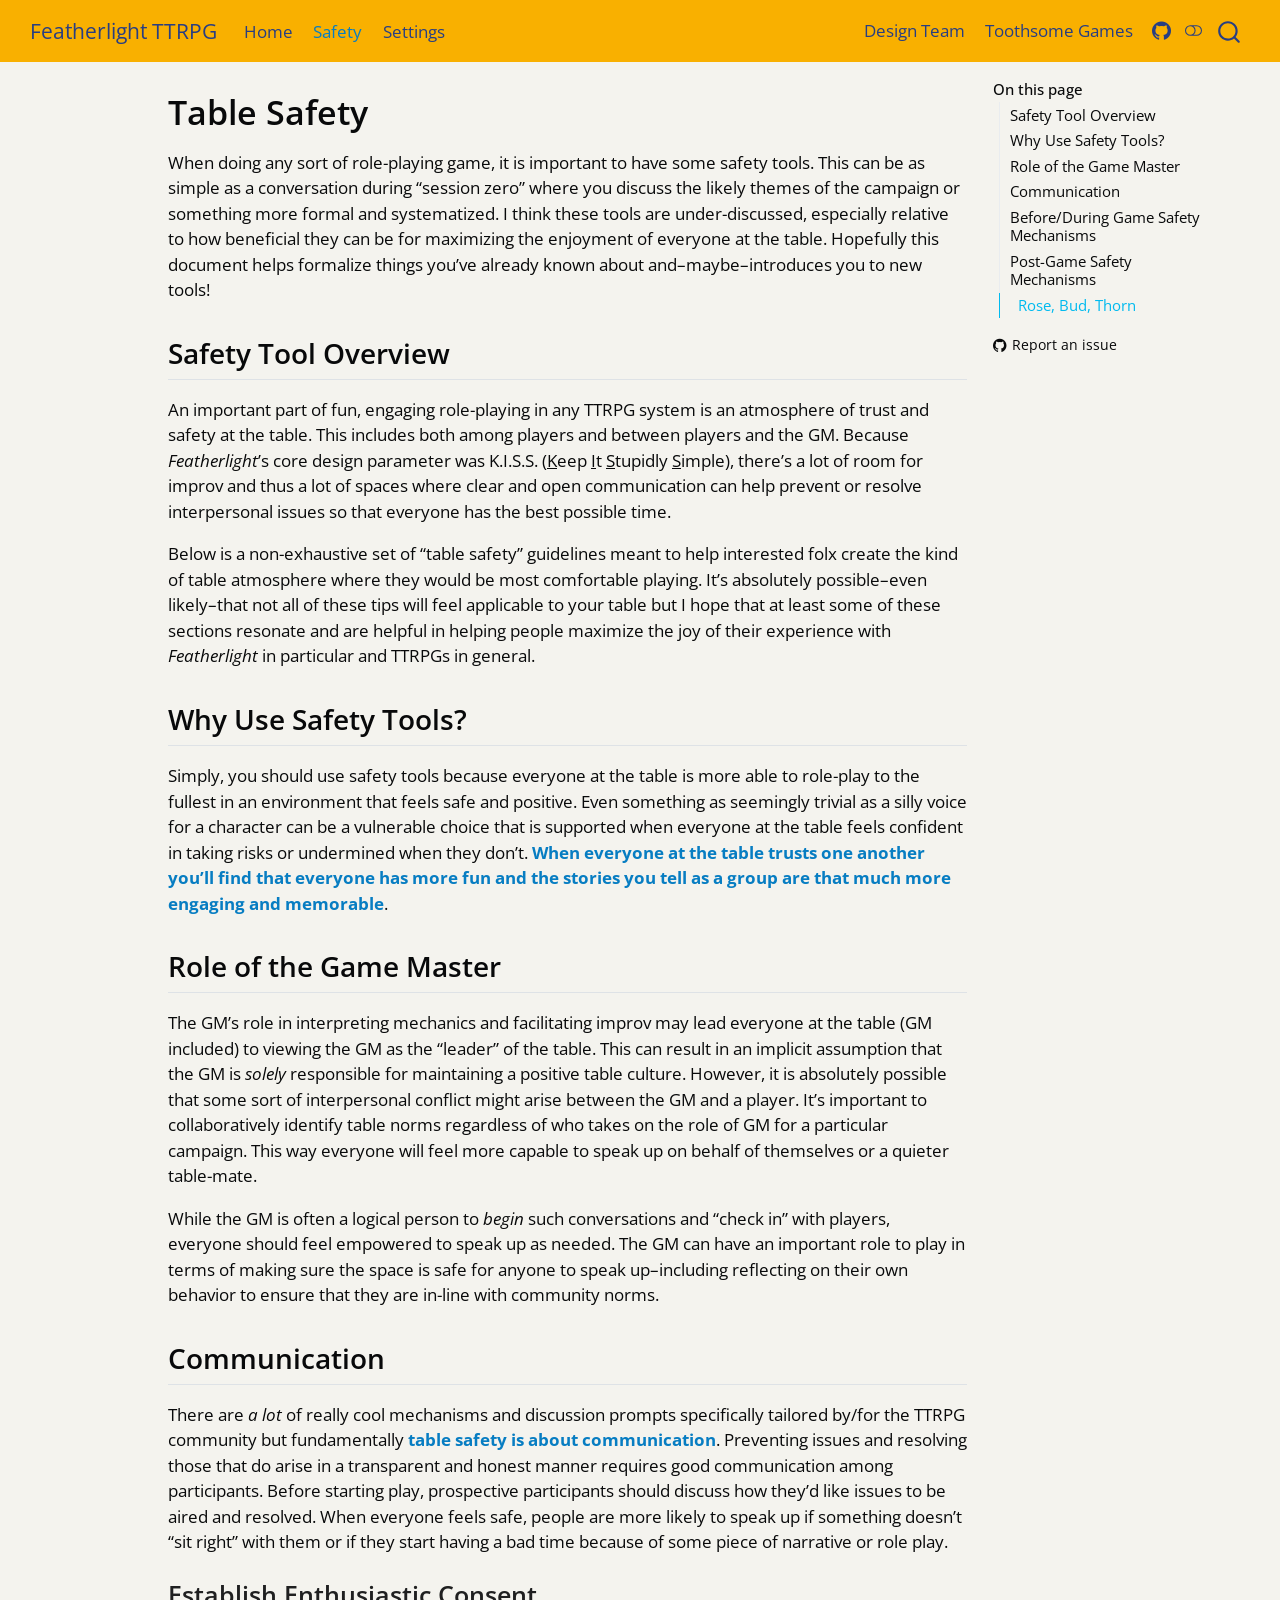
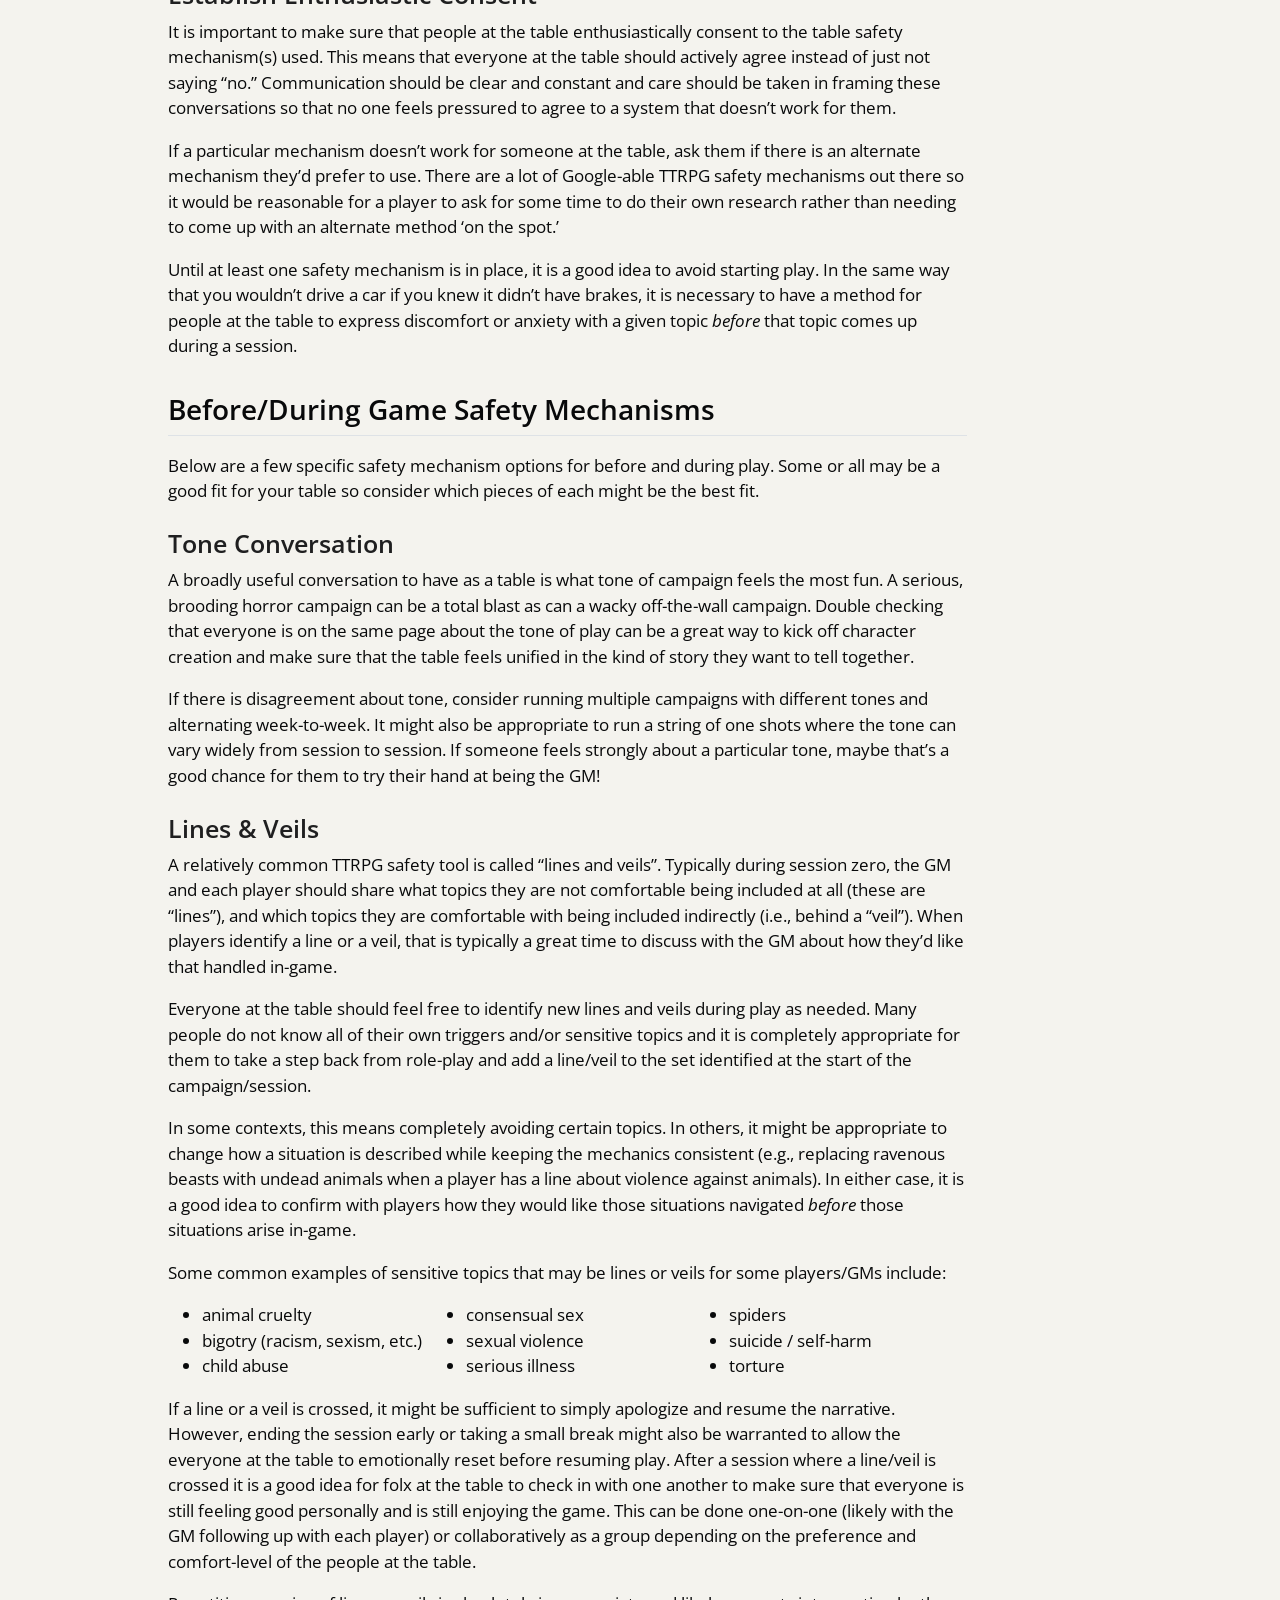
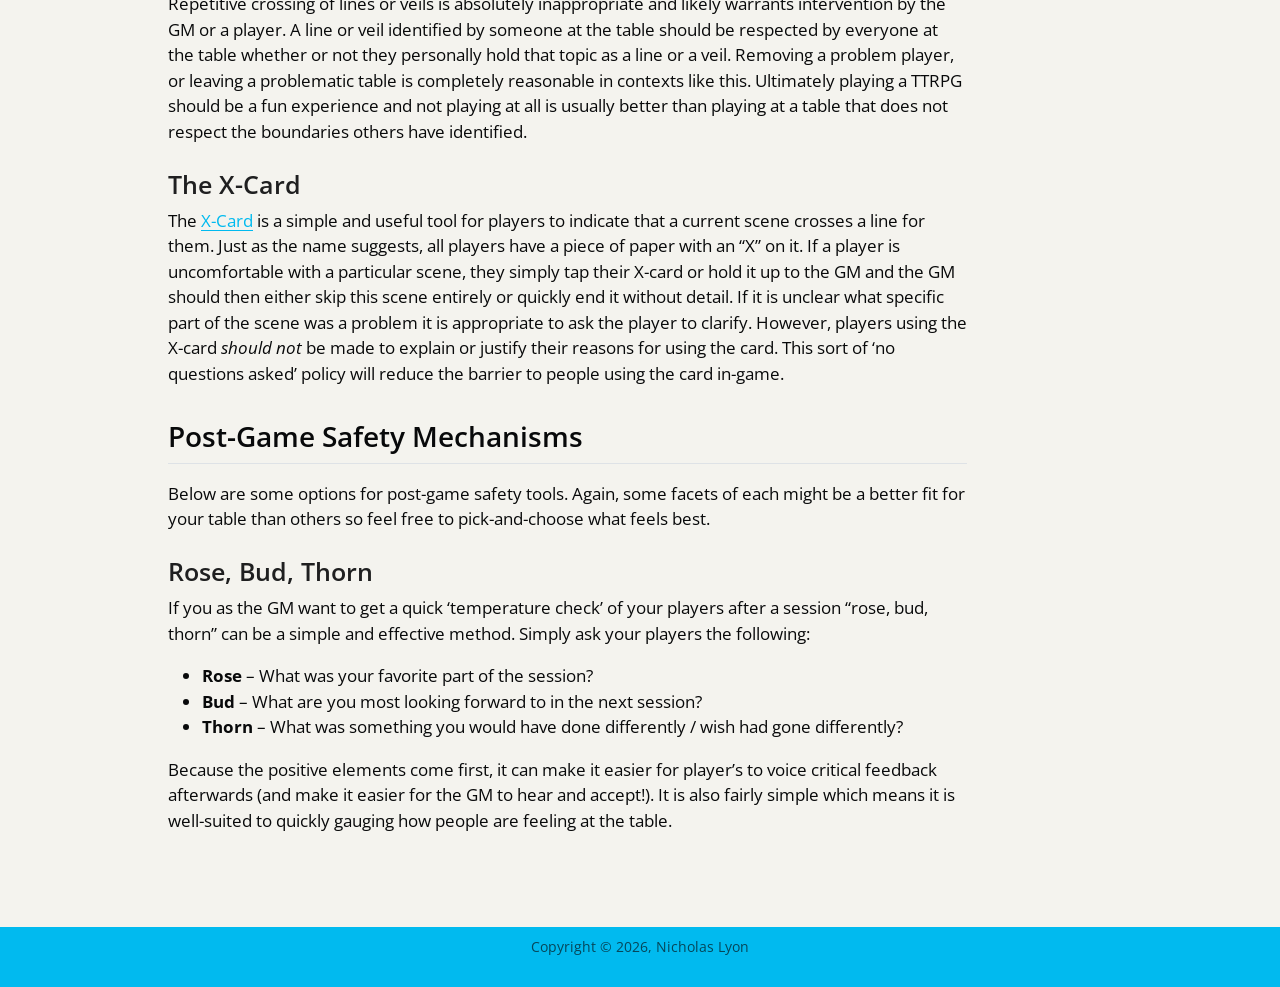
<file: safety.html>
<!DOCTYPE html>
<html xmlns="http://www.w3.org/1999/xhtml" lang="en" xml:lang="en"><head>

<meta charset="utf-8">
<meta name="generator" content="quarto-1.10.18">

<meta name="viewport" content="width=device-width, initial-scale=1.0, user-scalable=yes">


<title>Table Safety – Featherlight TTRPG</title>
<style>
/* Default styles provided by pandoc.
** See https://pandoc.org/MANUAL.html#variables-for-html for config info.
*/
span.smallcaps{font-variant: small-caps;}
div.columns{display: flex; gap: 1.5em;}
div.column{flex: auto;}
@media screen {
div.columns{gap: min(4vw, 1.5em);}
div.column{overflow-x: auto;}
}
div.hanging-indent{margin-left: 1.5em; text-indent: -1.5em;}
ul.task-list{list-style: none;}
ul.task-list li input[type="checkbox"] {
  width: 0.8em;
  margin: 0 0.8em 0.2em -1em; /* quarto-specific, see https://github.com/quarto-dev/quarto-cli/issues/4556 */ 
  vertical-align: middle;
}
</style>


<script src="site_libs/quarto-nav/quarto-nav.js"></script>
<script src="site_libs/quarto-nav/headroom.min.js"></script>
<script src="site_libs/clipboard/clipboard.min.js"></script>
<script src="site_libs/quarto-search/autocomplete.umd.js"></script>
<script src="site_libs/quarto-search/fuse.min.js"></script>
<script src="site_libs/quarto-search/quarto-search.js"></script>
<meta name="quarto:offset" content="./">
<link href="./images/logo_featherlight.png" rel="icon" type="image/png">
<script src="site_libs/quarto-html/quarto.js" type="module"></script>
<script src="site_libs/quarto-html/tabsets/tabsets.js" type="module"></script>
<script src="site_libs/quarto-html/popper.min.js"></script>
<script src="site_libs/quarto-html/tippy.umd.min.js"></script>
<script src="site_libs/quarto-html/anchor.min.js"></script>
<link href="site_libs/quarto-html/tippy.css" rel="stylesheet">
<link href="site_libs/quarto-html/quarto-syntax-highlighting-64a204ab8560d761af7679ceaba22944.css" rel="stylesheet" class="quarto-color-scheme" id="quarto-text-highlighting-styles">
<link href="site_libs/quarto-html/quarto-syntax-highlighting-dark-b85bc7c33db8c58e0ec93c3465666fed.css" rel="stylesheet" class="quarto-color-scheme quarto-color-alternate" id="quarto-text-highlighting-styles">
<link href="site_libs/quarto-html/quarto-syntax-highlighting-64a204ab8560d761af7679ceaba22944.css" rel="stylesheet" class="quarto-color-scheme-extra" id="quarto-text-highlighting-styles">
<script src="site_libs/bootstrap/bootstrap.min.js"></script>
<link href="site_libs/bootstrap/bootstrap-icons.css" rel="stylesheet">
<link href="site_libs/bootstrap/bootstrap-a375ff635d7a852ebc2eebeec7437b64.min.css" rel="stylesheet" append-hash="true" class="quarto-color-scheme" id="quarto-bootstrap" data-mode="light">
<link href="site_libs/bootstrap/bootstrap-dark-853da77390ea8031dd005fd0e0647585.min.css" rel="stylesheet" append-hash="true" class="quarto-color-scheme quarto-color-alternate" id="quarto-bootstrap" data-mode="dark">
<link href="site_libs/bootstrap/bootstrap-a375ff635d7a852ebc2eebeec7437b64.min.css" rel="stylesheet" append-hash="true" class="quarto-color-scheme-extra" id="quarto-bootstrap" data-mode="light">
<script id="quarto-search-options" type="application/json">{
  "location": "navbar",
  "copy-button": false,
  "collapse-after": 3,
  "panel-placement": "end",
  "type": "overlay",
  "limit": 50,
  "keyboard-shortcut": [
    "f",
    "/",
    "s"
  ],
  "show-item-context": false,
  "language": {
    "search-no-results-text": "No results",
    "search-matching-documents-text": "matching documents",
    "search-copy-link-title": "Copy link to search",
    "search-hide-matches-text": "Hide additional matches",
    "search-more-match-text": "more match in this document",
    "search-more-matches-text": "more matches in this document",
    "search-clear-button-title": "Clear",
    "search-text-placeholder": "",
    "search-detached-cancel-button-title": "Cancel",
    "search-submit-button-title": "Submit",
    "search-label": "Search"
  }
}</script>


</head>

<body class="nav-fixed quarto-light"><script id="quarto-html-before-body" type="application/javascript">
    const toggleBodyColorMode = (bsSheetEl) => {
      const mode = bsSheetEl.getAttribute("data-mode");
      const bodyEl = window.document.querySelector("body");
      if (mode === "dark") {
        bodyEl.classList.add("quarto-dark");
        bodyEl.classList.remove("quarto-light");
      } else {
        bodyEl.classList.add("quarto-light");
        bodyEl.classList.remove("quarto-dark");
      }
    }
    const toggleBodyColorPrimary = () => {
      const bsSheetEl = window.document.querySelector("link#quarto-bootstrap:not([rel=disabled-stylesheet])");
      if (bsSheetEl) {
        toggleBodyColorMode(bsSheetEl);
      }
    }
    const setColorSchemeToggle = (alternate) => {
      const toggles = window.document.querySelectorAll('.quarto-color-scheme-toggle');
      for (let i=0; i < toggles.length; i++) {
        const toggle = toggles[i];
        if (toggle) {
          if (alternate) {
            toggle.classList.add("alternate");
          } else {
            toggle.classList.remove("alternate");
          }
        }
      }
    };
    const toggleColorMode = (alternate) => {
      // Switch the stylesheets
      const primaryStylesheets = window.document.querySelectorAll('link.quarto-color-scheme:not(.quarto-color-alternate)');
      const alternateStylesheets = window.document.querySelectorAll('link.quarto-color-scheme.quarto-color-alternate');
      manageTransitions('#quarto-margin-sidebar .nav-link', false);
      if (alternate) {
        // note: dark is layered on light, we don't disable primary!
        enableStylesheet(alternateStylesheets);
        for (const sheetNode of alternateStylesheets) {
          if (sheetNode.id === "quarto-bootstrap") {
            toggleBodyColorMode(sheetNode);
          }
        }
      } else {
        disableStylesheet(alternateStylesheets);
        enableStylesheet(primaryStylesheets)
        toggleBodyColorPrimary();
      }
      manageTransitions('#quarto-margin-sidebar .nav-link', true);
      // Switch the toggles
      setColorSchemeToggle(alternate)
      // Hack to workaround the fact that safari doesn't
      // properly recolor the scrollbar when toggling (#1455)
      if (navigator.userAgent.indexOf('Safari') > 0 && navigator.userAgent.indexOf('Chrome') == -1) {
        manageTransitions("body", false);
        window.scrollTo(0, 1);
        setTimeout(() => {
          window.scrollTo(0, 0);
          manageTransitions("body", true);
        }, 40);
      }
    }
    const disableStylesheet = (stylesheets) => {
      for (let i=0; i < stylesheets.length; i++) {
        const stylesheet = stylesheets[i];
        stylesheet.rel = 'disabled-stylesheet';
      }
    }
    const enableStylesheet = (stylesheets) => {
      for (let i=0; i < stylesheets.length; i++) {
        const stylesheet = stylesheets[i];
        if(stylesheet.rel !== 'stylesheet') { // for Chrome, which will still FOUC without this check
          stylesheet.rel = 'stylesheet';
        }
      }
    }
    const manageTransitions = (selector, allowTransitions) => {
      const els = window.document.querySelectorAll(selector);
      for (let i=0; i < els.length; i++) {
        const el = els[i];
        if (allowTransitions) {
          el.classList.remove('notransition');
        } else {
          el.classList.add('notransition');
        }
      }
    }
    const isFileUrl = () => {
      return window.location.protocol === 'file:';
    }
    const hasAlternateSentinel = () => {
      let styleSentinel = getColorSchemeSentinel();
      if (styleSentinel !== null) {
        return styleSentinel === "alternate";
      } else {
        return false;
      }
    }
    const setStyleSentinel = (alternate) => {
      const value = alternate ? "alternate" : "default";
      if (!isFileUrl()) {
        window.localStorage.setItem("quarto-color-scheme", value);
      } else {
        localAlternateSentinel = value;
      }
    }
    const getColorSchemeSentinel = () => {
      if (!isFileUrl()) {
        const storageValue = window.localStorage.getItem("quarto-color-scheme");
        return storageValue != null ? storageValue : localAlternateSentinel;
      } else {
        return localAlternateSentinel;
      }
    }
    const toggleGiscusIfUsed = (isAlternate, darkModeDefault) => {
      const baseTheme = document.querySelector('#giscus-base-theme')?.value ?? 'light';
      const alternateTheme = document.querySelector('#giscus-alt-theme')?.value ?? 'dark';
      let newTheme = '';
      if(authorPrefersDark) {
        newTheme = isAlternate ? baseTheme : alternateTheme;
      } else {
        newTheme = isAlternate ? alternateTheme : baseTheme;
      }
      const changeGiscusTheme = () => {
        // From: https://github.com/giscus/giscus/issues/336
        const sendMessage = (message) => {
          const iframe = document.querySelector('iframe.giscus-frame');
          if (!iframe) return;
          iframe.contentWindow.postMessage({ giscus: message }, 'https://giscus.app');
        }
        sendMessage({
          setConfig: {
            theme: newTheme
          }
        });
      }
      const isGiscussLoaded = window.document.querySelector('iframe.giscus-frame') !== null;
      if (isGiscussLoaded) {
        changeGiscusTheme();
      }
    };
    const authorPrefersDark = false;
    const darkModeDefault = authorPrefersDark;
      document.querySelector('link#quarto-text-highlighting-styles.quarto-color-scheme-extra').rel = 'disabled-stylesheet';
      document.querySelector('link#quarto-bootstrap.quarto-color-scheme-extra').rel = 'disabled-stylesheet';
    let localAlternateSentinel = darkModeDefault ? 'alternate' : 'default';
    // Dark / light mode switch
    window.quartoToggleColorScheme = () => {
      // Read the current dark / light value
      let toAlternate = !hasAlternateSentinel();
      toggleColorMode(toAlternate);
      setStyleSentinel(toAlternate);
      toggleGiscusIfUsed(toAlternate, darkModeDefault);
      window.dispatchEvent(new Event('resize'));
    };
    // Switch to dark mode if need be
    if (hasAlternateSentinel()) {
      toggleColorMode(true);
    } else {
      toggleColorMode(false);
    }
  </script>

<div id="quarto-search-results"></div>
  <header id="quarto-header" class="headroom fixed-top">
    <nav class="navbar navbar-expand-lg " data-bs-theme="dark">
      <div class="navbar-container container-fluid">
      <div class="navbar-brand-container mx-auto">
    <a class="navbar-brand" href="./index.html">
    <span class="navbar-title">Featherlight TTRPG</span>
    </a>
  </div>
            <div id="quarto-search" class="" title="Search"></div>
          <button class="navbar-toggler" type="button" data-bs-toggle="collapse" data-bs-target="#navbarCollapse" aria-controls="navbarCollapse" role="menu" aria-expanded="false" aria-label="Toggle navigation" onclick="if (window.quartoToggleHeadroom) { window.quartoToggleHeadroom(); }">
  <span class="navbar-toggler-icon"></span>
</button>
          <div class="collapse navbar-collapse" id="navbarCollapse">
            <ul class="navbar-nav navbar-nav-scroll me-auto">
  <li class="nav-item">
    <a class="nav-link" href="./index.html"> 
<span class="menu-text">Home</span></a>
  </li>  
  <li class="nav-item">
    <a class="nav-link active" href="./safety.html" aria-current="page"> 
<span class="menu-text">Safety</span></a>
  </li>  
  <li class="nav-item">
    <a class="nav-link" href="./settings.html"> 
<span class="menu-text">Settings</span></a>
  </li>  
</ul>
            <ul class="navbar-nav navbar-nav-scroll ms-auto">
  <li class="nav-item">
    <a class="nav-link" href="./design-team.html"> 
<span class="menu-text">Design Team</span></a>
  </li>  
  <li class="nav-item">
    <a class="nav-link" href="https://toothsome-games.github.io/"> 
<span class="menu-text">Toothsome Games</span></a>
  </li>  
  <li class="nav-item compact">
    <a class="nav-link" href="https://github.com/toothsome-games/featherlight-ttrpg"> <i class="bi bi-github" role="img">
</i> 
<span class="menu-text"></span></a>
  </li>  
</ul>
          </div> <!-- /navcollapse -->
            <div class="quarto-navbar-tools">
  <a href="" class="quarto-color-scheme-toggle quarto-navigation-tool  px-1" onclick="window.quartoToggleColorScheme(); return false;" title="Toggle dark mode"><i class="bi"></i></a>
</div>
      </div> <!-- /container-fluid -->
    </nav>
</header>
<!-- content -->
<div id="quarto-content" class="quarto-container page-columns page-rows-contents page-layout-article page-navbar">
<!-- sidebar -->
<!-- margin-sidebar -->
    <div id="quarto-margin-sidebar" class="sidebar margin-sidebar">
        <nav id="TOC" role="doc-toc" class="toc-active">
    <h2 id="toc-title">On this page</h2>
   
  <ul>
  <li><a href="#safety-tool-overview" id="toc-safety-tool-overview" class="nav-link active" data-scroll-target="#safety-tool-overview">Safety Tool Overview</a></li>
  <li><a href="#why-use-safety-tools" id="toc-why-use-safety-tools" class="nav-link" data-scroll-target="#why-use-safety-tools">Why Use Safety Tools?</a></li>
  <li><a href="#role-of-the-game-master" id="toc-role-of-the-game-master" class="nav-link" data-scroll-target="#role-of-the-game-master">Role of the Game Master</a></li>
  <li><a href="#communication" id="toc-communication" class="nav-link" data-scroll-target="#communication">Communication</a>
  <ul class="collapse">
  <li><a href="#establish-enthusiastic-consent" id="toc-establish-enthusiastic-consent" class="nav-link" data-scroll-target="#establish-enthusiastic-consent">Establish Enthusiastic Consent</a></li>
  </ul></li>
  <li><a href="#beforeduring-game-safety-mechanisms" id="toc-beforeduring-game-safety-mechanisms" class="nav-link" data-scroll-target="#beforeduring-game-safety-mechanisms">Before/During Game Safety Mechanisms</a>
  <ul class="collapse">
  <li><a href="#tone-conversation" id="toc-tone-conversation" class="nav-link" data-scroll-target="#tone-conversation">Tone Conversation</a></li>
  <li><a href="#lines-veils" id="toc-lines-veils" class="nav-link" data-scroll-target="#lines-veils">Lines &amp; Veils</a></li>
  <li><a href="#the-x-card" id="toc-the-x-card" class="nav-link" data-scroll-target="#the-x-card">The X-Card</a></li>
  </ul></li>
  <li><a href="#post-game-safety-mechanisms" id="toc-post-game-safety-mechanisms" class="nav-link" data-scroll-target="#post-game-safety-mechanisms">Post-Game Safety Mechanisms</a>
  <ul class="collapse">
  <li><a href="#rose-bud-thorn" id="toc-rose-bud-thorn" class="nav-link" data-scroll-target="#rose-bud-thorn">Rose, Bud, Thorn</a></li>
  </ul></li>
  </ul>
<div class="toc-actions"><ul><li><a href="https://github.com/toothsome-games/featherlight-ttrpg/issues/new" class="toc-action"><i class="bi bi-github"></i>Report an issue</a></li></ul></div></nav>
    </div>
<!-- main -->
<main class="content" id="quarto-document-content">


<header id="title-block-header" class="quarto-title-block default">
<div class="quarto-title">
<h1 class="title">Table Safety</h1>
</div>



<div class="quarto-title-meta">

    
  
    
  </div>
  


</header>


<p>When doing any sort of role-playing game, it is important to have some safety tools. This can be as simple as a conversation during “session zero” where you discuss the likely themes of the campaign or something more formal and systematized. I think these tools are under-discussed, especially relative to how beneficial they can be for maximizing the enjoyment of everyone at the table. Hopefully this document helps formalize things you’ve already known about and–maybe–introduces you to new tools!</p>
<section id="safety-tool-overview" class="level2">
<h2 class="anchored" data-anchor-id="safety-tool-overview">Safety Tool Overview</h2>
<p>An important part of fun, engaging role-playing in any TTRPG system is an atmosphere of trust and safety at the table. This includes both among players and between players and the GM. Because <em>Featherlight</em>’s core design parameter was K.I.S.S. (<u>K</u>eep <u>I</u>t <u>S</u>tupidly <u>S</u>imple), there’s a lot of room for improv and thus a lot of spaces where clear and open communication can help prevent or resolve interpersonal issues so that everyone has the best possible time.</p>
<p>Below is a non-exhaustive set of “table safety” guidelines meant to help interested folx create the kind of table atmosphere where they would be most comfortable playing. It’s absolutely possible–even likely–that not all of these tips will feel applicable to your table but I hope that at least some of these sections resonate and are helpful in helping people maximize the joy of their experience with <em>Featherlight</em> in particular and TTRPGs in general.</p>
</section>
<section id="why-use-safety-tools" class="level2">
<h2 class="anchored" data-anchor-id="why-use-safety-tools">Why Use Safety Tools?</h2>
<p>Simply, you should use safety tools because everyone at the table is more able to role-play to the fullest in an environment that feels safe and positive. Even something as seemingly trivial as a silly voice for a character can be a vulnerable choice that is supported when everyone at the table feels confident in taking risks or undermined when they don’t. <span class="key">When everyone at the table trusts one another you’ll find that everyone has more fun and the stories you tell as a group are that much more engaging and memorable</span>.</p>
</section>
<section id="role-of-the-game-master" class="level2">
<h2 class="anchored" data-anchor-id="role-of-the-game-master">Role of the Game Master</h2>
<p>The GM’s role in interpreting mechanics and facilitating improv may lead everyone at the table (GM included) to viewing the GM as the “leader” of the table. This can result in an implicit assumption that the GM is <em>solely</em> responsible for maintaining a positive table culture. However, it is absolutely possible that some sort of interpersonal conflict might arise between the GM and a player. It’s important to collaboratively identify table norms regardless of who takes on the role of GM for a particular campaign. This way everyone will feel more capable to speak up on behalf of themselves or a quieter table-mate.</p>
<p>While the GM is often a logical person to <em>begin</em> such conversations and “check in” with players, everyone should feel empowered to speak up as needed. The GM can have an important role to play in terms of making sure the space is safe for anyone to speak up–including reflecting on their own behavior to ensure that they are in-line with community norms.</p>
</section>
<section id="communication" class="level2">
<h2 class="anchored" data-anchor-id="communication">Communication</h2>
<p>There are <em>a lot</em> of really cool mechanisms and discussion prompts specifically tailored by/for the TTRPG community but fundamentally <span class="key">table safety is about communication</span>. Preventing issues and resolving those that do arise in a transparent and honest manner requires good communication among participants. Before starting play, prospective participants should discuss how they’d like issues to be aired and resolved. When everyone feels safe, people are more likely to speak up if something doesn’t “sit right” with them or if they start having a bad time because of some piece of narrative or role play.</p>
<section id="establish-enthusiastic-consent" class="level3">
<h3 class="anchored" data-anchor-id="establish-enthusiastic-consent">Establish Enthusiastic Consent</h3>
<p>It is important to make sure that people at the table enthusiastically consent to the table safety mechanism(s) used. This means that everyone at the table should actively agree instead of just not saying “no.” Communication should be clear and constant and care should be taken in framing these conversations so that no one feels pressured to agree to a system that doesn’t work for them.</p>
<p>If a particular mechanism doesn’t work for someone at the table, ask them if there is an alternate mechanism they’d prefer to use. There are a lot of Google-able TTRPG safety mechanisms out there so it would be reasonable for a player to ask for some time to do their own research rather than needing to come up with an alternate method ‘on the spot.’</p>
<p>Until at least one safety mechanism is in place, it is a good idea to avoid starting play. In the same way that you wouldn’t drive a car if you knew it didn’t have brakes, it is necessary to have a method for people at the table to express discomfort or anxiety with a given topic <em>before</em> that topic comes up during a session.</p>
</section>
</section>
<section id="beforeduring-game-safety-mechanisms" class="level2">
<h2 class="anchored" data-anchor-id="beforeduring-game-safety-mechanisms">Before/During Game Safety Mechanisms</h2>
<p>Below are a few specific safety mechanism options for before and during play. Some or all may be a good fit for your table so consider which pieces of each might be the best fit.</p>
<section id="tone-conversation" class="level3">
<h3 class="anchored" data-anchor-id="tone-conversation">Tone Conversation</h3>
<p>A broadly useful conversation to have as a table is what tone of campaign feels the most fun. A serious, brooding horror campaign can be a total blast as can a wacky off-the-wall campaign. Double checking that everyone is on the same page about the tone of play can be a great way to kick off character creation and make sure that the table feels unified in the kind of story they want to tell together.</p>
<p>If there is disagreement about tone, consider running multiple campaigns with different tones and alternating week-to-week. It might also be appropriate to run a string of one shots where the tone can vary widely from session to session. If someone feels strongly about a particular tone, maybe that’s a good chance for them to try their hand at being the GM!</p>
</section>
<section id="lines-veils" class="level3">
<h3 class="anchored" data-anchor-id="lines-veils">Lines &amp; Veils</h3>
<p>A relatively common TTRPG safety tool is called “lines and veils”. Typically during session zero, the GM and each player should share what topics they are not comfortable being included at all (these are “lines”), and which topics they are comfortable with being included indirectly (i.e., behind a “veil”). When players identify a line or a veil, that is typically a great time to discuss with the GM about how they’d like that handled in-game.</p>
<p>Everyone at the table should feel free to identify new lines and veils during play as needed. Many people do not know all of their own triggers and/or sensitive topics and it is completely appropriate for them to take a step back from role-play and add a line/veil to the set identified at the start of the campaign/session.</p>
<p>In some contexts, this means completely avoiding certain topics. In others, it might be appropriate to change how a situation is described while keeping the mechanics consistent (e.g., replacing ravenous beasts with undead animals when a player has a line about violence against animals). In either case, it is a good idea to confirm with players how they would like those situations navigated <em>before</em> those situations arise in-game.</p>
<p>Some common examples of sensitive topics that may be lines or veils for some players/GMs include:</p>
<div class="columns">
<div class="column" style="width:33%;">
<ul>
<li>animal cruelty</li>
<li>bigotry (racism, sexism, etc.)</li>
<li>child abuse</li>
</ul>
</div><div class="column" style="width:33%;">
<ul>
<li>consensual sex</li>
<li>sexual violence</li>
<li>serious illness</li>
</ul>
</div><div class="column" style="width:33%;">
<ul>
<li>spiders</li>
<li>suicide / self-harm</li>
<li>torture</li>
</ul>
</div>
</div>
<p>If a line or a veil is crossed, it might be sufficient to simply apologize and resume the narrative. However, ending the session early or taking a small break might also be warranted to allow the everyone at the table to emotionally reset before resuming play. After a session where a line/veil is crossed it is a good idea for folx at the table to check in with one another to make sure that everyone is still feeling good personally and is still enjoying the game. This can be done one-on-one (likely with the GM following up with each player) or collaboratively as a group depending on the preference and comfort-level of the people at the table.</p>
<p>Repetitive crossing of lines or veils is absolutely inappropriate and likely warrants intervention by the GM or a player. A line or veil identified by someone at the table should be respected by everyone at the table whether or not they personally hold that topic as a line or a veil. Removing a problem player, or leaving a problematic table is completely reasonable in contexts like this. Ultimately playing a TTRPG should be a fun experience and not playing at all is usually better than playing at a table that does not respect the boundaries others have identified.</p>
</section>
<section id="the-x-card" class="level3">
<h3 class="anchored" data-anchor-id="the-x-card">The X-Card</h3>
<p>The <a href="https://docs.google.com/document/d/1SB0jsx34bWHZWbnNIVVuMjhDkrdFGo1_hSC2BWPlI3A/edit?tab=t.0">X-Card</a> is a simple and useful tool for players to indicate that a current scene crosses a line for them. Just as the name suggests, all players have a piece of paper with an “X” on it. If a player is uncomfortable with a particular scene, they simply tap their X-card or hold it up to the GM and the GM should then either skip this scene entirely or quickly end it without detail. If it is unclear what specific part of the scene was a problem it is appropriate to ask the player to clarify. However, players using the X-card <em>should not</em> be made to explain or justify their reasons for using the card. This sort of ‘no questions asked’ policy will reduce the barrier to people using the card in-game.</p>
</section>
</section>
<section id="post-game-safety-mechanisms" class="level2">
<h2 class="anchored" data-anchor-id="post-game-safety-mechanisms">Post-Game Safety Mechanisms</h2>
<p>Below are some options for post-game safety tools. Again, some facets of each might be a better fit for your table than others so feel free to pick-and-choose what feels best.</p>
<section id="rose-bud-thorn" class="level3">
<h3 class="anchored" data-anchor-id="rose-bud-thorn">Rose, Bud, Thorn</h3>
<p>If you as the GM want to get a quick ‘temperature check’ of your players after a session “rose, bud, thorn” can be a simple and effective method. Simply ask your players the following:</p>
<ul>
<li><strong>Rose</strong> – What was your favorite part of the session?</li>
<li><strong>Bud</strong> – What are you most looking forward to in the next session?</li>
<li><strong>Thorn</strong> – What was something you would have done differently / wish had gone differently?</li>
</ul>
<p>Because the positive elements come first, it can make it easier for player’s to voice critical feedback afterwards (and make it easier for the GM to hear and accept!). It is also fairly simple which means it is well-suited to quickly gauging how people are feeling at the table.</p>


</section>
</section>

</main> <!-- /main -->
<script id="quarto-html-after-body" type="application/javascript">
  window.document.addEventListener("DOMContentLoaded", function (event) {
    // Ensure there is a toggle, if there isn't float one in the top right
    if (window.document.querySelector('.quarto-color-scheme-toggle') === null) {
      const a = window.document.createElement('a');
      a.classList.add('top-right');
      a.classList.add('quarto-color-scheme-toggle');
      a.href = "";
      a.onclick = function() { try { window.quartoToggleColorScheme(); } catch {} return false; };
      const i = window.document.createElement("i");
      i.classList.add('bi');
      a.appendChild(i);
      window.document.body.appendChild(a);
    }
    setColorSchemeToggle(hasAlternateSentinel())
    const icon = "";
    const anchorJS = new window.AnchorJS();
    anchorJS.options = {
      placement: 'right',
      icon: icon
    };
    anchorJS.add('.anchored');
    const isCodeAnnotation = (el) => {
      for (const clz of el.classList) {
        if (clz.startsWith('code-annotation-')) {                     
          return true;
        }
      }
      return false;
    }
    const onCopySuccess = function(e) {
      // button target
      const button = e.trigger;
      // don't keep focus
      button.blur();
      // flash "checked"
      button.classList.add('code-copy-button-checked');
      var currentTitle = button.getAttribute("title");
      button.setAttribute("title", "Copied!");
      let tooltip;
      if (window.bootstrap) {
        button.setAttribute("data-bs-toggle", "tooltip");
        button.setAttribute("data-bs-placement", "left");
        button.setAttribute("data-bs-title", "Copied!");
        tooltip = new bootstrap.Tooltip(button, 
          { trigger: "manual", 
            customClass: "code-copy-button-tooltip",
            offset: [0, -8]});
        tooltip.show();    
      }
      setTimeout(function() {
        if (tooltip) {
          tooltip.hide();
          button.removeAttribute("data-bs-title");
          button.removeAttribute("data-bs-toggle");
          button.removeAttribute("data-bs-placement");
        }
        button.setAttribute("title", currentTitle);
        button.classList.remove('code-copy-button-checked');
      }, 1000);
      // clear code selection
      e.clearSelection();
    }
    const getTextToCopy = function(trigger) {
      const outerScaffold = trigger.parentElement.cloneNode(true);
      const codeEl = outerScaffold.querySelector('code');
      for (const childEl of codeEl.children) {
        if (isCodeAnnotation(childEl)) {
          childEl.remove();
        }
      }
      return codeEl.innerText;
    }
    const clipboard = new window.ClipboardJS('.code-copy-button:not([data-in-quarto-modal])', {
      text: getTextToCopy
    });
    clipboard.on('success', onCopySuccess);
    if (window.document.getElementById('quarto-embedded-source-code-modal')) {
      const clipboardModal = new window.ClipboardJS('.code-copy-button[data-in-quarto-modal]', {
        text: getTextToCopy,
        container: window.document.getElementById('quarto-embedded-source-code-modal')
      });
      clipboardModal.on('success', onCopySuccess);
    }
      var localhostRegex = new RegExp(/^(?:http|https):\/\/localhost\:?[0-9]*\//);
      var mailtoRegex = new RegExp(/^mailto:/);
        var filterRegex = new RegExp("https:\/\/toothsome-games\.github\.io\/featherlight-ttrpg\/");
      var isInternal = (href) => {
          return filterRegex.test(href) || localhostRegex.test(href) || mailtoRegex.test(href);
      }
      // Inspect non-navigation links and adorn them if external
     var links = window.document.querySelectorAll('a[href]:not(.nav-link):not(.navbar-brand):not(.toc-action):not(.sidebar-link):not(.sidebar-item-toggle):not(.pagination-link):not(.no-external):not([aria-hidden]):not(.dropdown-item):not(.quarto-navigation-tool):not(.about-link)');
      for (var i=0; i<links.length; i++) {
        const link = links[i];
        if (!isInternal(link.href)) {
          // undo the damage that might have been done by quarto-nav.js in the case of
          // links that we want to consider external
          if (link.dataset.originalHref !== undefined) {
            link.href = link.dataset.originalHref;
          }
            // target, if specified
            link.setAttribute("target", "_blank");
            if (link.getAttribute("rel") === null) {
              link.setAttribute("rel", "noopener");
            }
        }
      }
    function tippyHover(el, contentFn, onTriggerFn, onUntriggerFn) {
      const config = {
        allowHTML: true,
        maxWidth: 500,
        delay: 100,
        arrow: false,
        appendTo: function(el) {
            return el.parentElement;
        },
        interactive: true,
        interactiveBorder: 10,
        theme: 'quarto',
        placement: 'bottom-start',
      };
      if (contentFn) {
        config.content = contentFn;
      }
      if (onTriggerFn) {
        config.onTrigger = onTriggerFn;
      }
      if (onUntriggerFn) {
        config.onUntrigger = onUntriggerFn;
      }
      window.tippy(el, config); 
    }
    const noterefs = window.document.querySelectorAll('a[role="doc-noteref"]');
    for (var i=0; i<noterefs.length; i++) {
      const ref = noterefs[i];
      tippyHover(ref, function() {
        // use id or data attribute instead here
        let href = ref.getAttribute('data-footnote-href') || ref.getAttribute('href');
        try { href = new URL(href).hash; } catch {}
        const id = href.replace(/^#\/?/, "");
        const note = window.document.getElementById(id);
        if (note) {
          return note.innerHTML;
        } else {
          return "";
        }
      });
    }
    const xrefs = window.document.querySelectorAll('a.quarto-xref');
    const processXRef = (id, note) => {
      // Strip column container classes
      const stripColumnClz = (el) => {
        el.classList.remove("page-full", "page-columns");
        if (el.children) {
          for (const child of el.children) {
            stripColumnClz(child);
          }
        }
      }
      stripColumnClz(note)
      if (id === null || id.startsWith('sec-')) {
        // Special case sections, only their first couple elements
        const container = document.createElement("div");
        if (note.children && note.children.length > 2) {
          container.appendChild(note.children[0].cloneNode(true));
          for (let i = 1; i < note.children.length; i++) {
            const child = note.children[i];
            if (child.tagName === "P" && child.innerText === "") {
              continue;
            } else {
              container.appendChild(child.cloneNode(true));
              break;
            }
          }
          if (window.Quarto?.typesetMath) {
            window.Quarto.typesetMath(container);
          }
          return container.innerHTML
        } else {
          if (window.Quarto?.typesetMath) {
            window.Quarto.typesetMath(note);
          }
          return note.innerHTML;
        }
      } else {
        // Remove any anchor links if they are present
        const anchorLink = note.querySelector('a.anchorjs-link');
        if (anchorLink) {
          anchorLink.remove();
        }
        if (window.Quarto?.typesetMath) {
          window.Quarto.typesetMath(note);
        }
        if (note.classList.contains("callout")) {
          return note.outerHTML;
        } else {
          return note.innerHTML;
        }
      }
    }
    for (var i=0; i<xrefs.length; i++) {
      const xref = xrefs[i];
      tippyHover(xref, undefined, function(instance) {
        instance.disable();
        let url = xref.getAttribute('href');
        let hash = undefined; 
        if (url.startsWith('#')) {
          hash = url;
        } else {
          try { hash = new URL(url).hash; } catch {}
        }
        if (hash) {
          const id = hash.replace(/^#\/?/, "");
          const note = window.document.getElementById(id);
          if (note !== null) {
            try {
              const html = processXRef(id, note.cloneNode(true));
              instance.setContent(html);
            } finally {
              instance.enable();
              instance.show();
            }
          } else {
            // See if we can fetch this
            fetch(url.split('#')[0])
            .then(res => res.text())
            .then(html => {
              const parser = new DOMParser();
              const htmlDoc = parser.parseFromString(html, "text/html");
              const note = htmlDoc.getElementById(id);
              if (note !== null) {
                const html = processXRef(id, note);
                instance.setContent(html);
              } 
            }).finally(() => {
              instance.enable();
              instance.show();
            });
          }
        } else {
          // See if we can fetch a full url (with no hash to target)
          // This is a special case and we should probably do some content thinning / targeting
          fetch(url)
          .then(res => res.text())
          .then(html => {
            const parser = new DOMParser();
            const htmlDoc = parser.parseFromString(html, "text/html");
            const note = htmlDoc.querySelector('main.content');
            if (note !== null) {
              // This should only happen for chapter cross references
              // (since there is no id in the URL)
              // remove the first header
              if (note.children.length > 0 && note.children[0].tagName === "HEADER") {
                note.children[0].remove();
              }
              const html = processXRef(null, note);
              instance.setContent(html);
            } 
          }).finally(() => {
            instance.enable();
            instance.show();
          });
        }
      }, function(instance) {
      });
    }
        let selectedAnnoteEl;
        const selectorForAnnotation = ( cell, annotation) => {
          let cellAttr = 'data-code-cell="' + cell + '"';
          let lineAttr = 'data-code-annotation="' +  annotation + '"';
          const selector = 'span[' + cellAttr + '][' + lineAttr + ']';
          return selector;
        }
        const selectCodeLines = (annoteEl) => {
          const doc = window.document;
          const targetCell = annoteEl.getAttribute("data-target-cell");
          const targetAnnotation = annoteEl.getAttribute("data-target-annotation");
          const annoteSpan = window.document.querySelector(selectorForAnnotation(targetCell, targetAnnotation));
          const lines = annoteSpan.getAttribute("data-code-lines").split(",");
          const lineIds = lines.map((line) => {
            return targetCell + "-" + line;
          })
          let top = null;
          let height = null;
          let parent = null;
          if (lineIds.length > 0) {
              //compute the position of the single el (top and bottom and make a div)
              const el = window.document.getElementById(lineIds[0]);
              top = el.offsetTop;
              height = el.offsetHeight;
              parent = el.parentElement.parentElement;
            if (lineIds.length > 1) {
              const lastEl = window.document.getElementById(lineIds[lineIds.length - 1]);
              const bottom = lastEl.offsetTop + lastEl.offsetHeight;
              height = bottom - top;
            }
            if (top !== null && height !== null && parent !== null) {
              // cook up a div (if necessary) and position it 
              let div = window.document.getElementById("code-annotation-line-highlight");
              if (div === null) {
                div = window.document.createElement("div");
                div.setAttribute("id", "code-annotation-line-highlight");
                div.style.position = 'absolute';
                parent.appendChild(div);
              }
              div.style.top = top - 2 + "px";
              div.style.height = height + 4 + "px";
              div.style.left = 0;
              let gutterDiv = window.document.getElementById("code-annotation-line-highlight-gutter");
              if (gutterDiv === null) {
                gutterDiv = window.document.createElement("div");
                gutterDiv.setAttribute("id", "code-annotation-line-highlight-gutter");
                gutterDiv.style.position = 'absolute';
                const codeCell = window.document.getElementById(targetCell);
                const gutter = codeCell.querySelector('.code-annotation-gutter');
                gutter.appendChild(gutterDiv);
              }
              gutterDiv.style.top = top - 2 + "px";
              gutterDiv.style.height = height + 4 + "px";
            }
            selectedAnnoteEl = annoteEl;
          }
        };
        const unselectCodeLines = () => {
          const elementsIds = ["code-annotation-line-highlight", "code-annotation-line-highlight-gutter"];
          elementsIds.forEach((elId) => {
            const div = window.document.getElementById(elId);
            if (div) {
              div.remove();
            }
          });
          selectedAnnoteEl = undefined;
        };
          // Handle positioning of the toggle
      window.addEventListener(
        "resize",
        throttle(() => {
          elRect = undefined;
          if (selectedAnnoteEl) {
            selectCodeLines(selectedAnnoteEl);
          }
        }, 10)
      );
      function throttle(fn, ms) {
      let throttle = false;
      let timer;
        return (...args) => {
          if(!throttle) { // first call gets through
              fn.apply(this, args);
              throttle = true;
          } else { // all the others get throttled
              if(timer) clearTimeout(timer); // cancel #2
              timer = setTimeout(() => {
                fn.apply(this, args);
                timer = throttle = false;
              }, ms);
          }
        };
      }
        // Attach click handler to the DT
        const annoteDls = window.document.querySelectorAll('dt[data-target-cell]');
        for (const annoteDlNode of annoteDls) {
          annoteDlNode.addEventListener('click', (event) => {
            const clickedEl = event.target;
            if (clickedEl !== selectedAnnoteEl) {
              unselectCodeLines();
              const activeEl = window.document.querySelector('dt[data-target-cell].code-annotation-active');
              if (activeEl) {
                activeEl.classList.remove('code-annotation-active');
              }
              selectCodeLines(clickedEl);
              clickedEl.classList.add('code-annotation-active');
            } else {
              // Unselect the line
              unselectCodeLines();
              clickedEl.classList.remove('code-annotation-active');
            }
          });
        }
    const findCites = (el) => {
      const parentEl = el.parentElement;
      if (parentEl) {
        const cites = parentEl.dataset.cites;
        if (cites) {
          return {
            el,
            cites: cites.split(' ')
          };
        } else {
          return findCites(el.parentElement)
        }
      } else {
        return undefined;
      }
    };
    var bibliorefs = window.document.querySelectorAll('a[role="doc-biblioref"]');
    for (var i=0; i<bibliorefs.length; i++) {
      const ref = bibliorefs[i];
      const citeInfo = findCites(ref);
      if (citeInfo) {
        tippyHover(citeInfo.el, function() {
          var popup = window.document.createElement('div');
          citeInfo.cites.forEach(function(cite) {
            var citeDiv = window.document.createElement('div');
            citeDiv.classList.add('hanging-indent');
            citeDiv.classList.add('csl-entry');
            var biblioDiv = window.document.getElementById('ref-' + cite);
            if (biblioDiv) {
              citeDiv.innerHTML = biblioDiv.innerHTML;
            }
            popup.appendChild(citeDiv);
          });
          return popup.innerHTML;
        });
      }
    }
  });
  </script>
</div> <!-- /content -->
<footer class="footer">
  <div class="nav-footer">
    <div class="nav-footer-left">
      &nbsp;
    </div>   
    <div class="nav-footer-center">
<p>Copyright © 2026, Nicholas Lyon</p>
<div class="toc-actions d-sm-block d-md-none"><ul><li><a href="https://github.com/toothsome-games/featherlight-ttrpg/issues/new" class="toc-action"><i class="bi bi-github"></i>Report an issue</a></li></ul></div></div>
    <div class="nav-footer-right">
      &nbsp;
    </div>
  </div>
</footer>




</body></html>
</file>
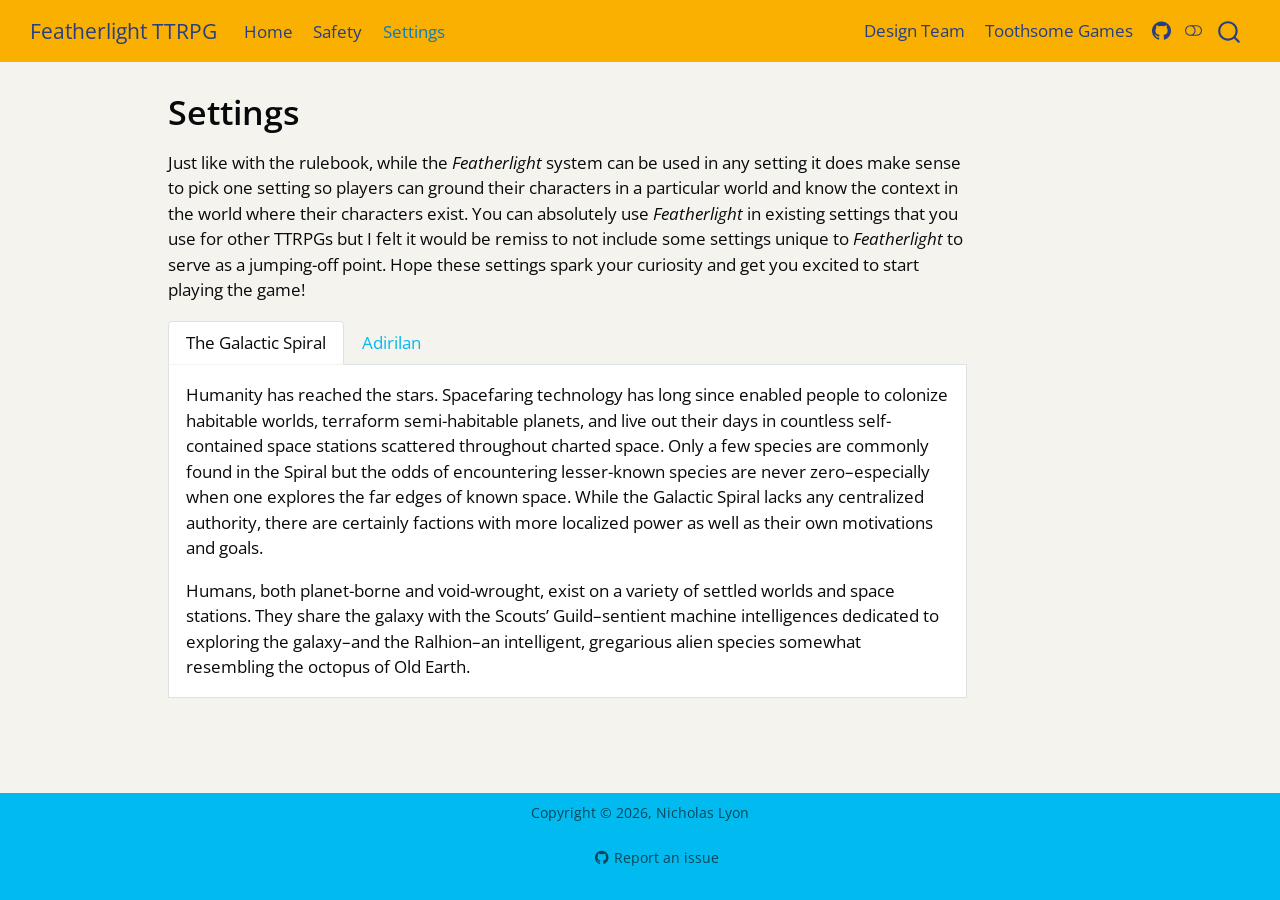
<file: settings.html>
<!DOCTYPE html>
<html xmlns="http://www.w3.org/1999/xhtml" lang="en" xml:lang="en"><head>

<meta charset="utf-8">
<meta name="generator" content="quarto-1.10.18">

<meta name="viewport" content="width=device-width, initial-scale=1.0, user-scalable=yes">


<title>Settings – Featherlight TTRPG</title>
<style>
/* Default styles provided by pandoc.
** See https://pandoc.org/MANUAL.html#variables-for-html for config info.
*/
span.smallcaps{font-variant: small-caps;}
div.columns{display: flex; gap: 1.5em;}
div.column{flex: auto;}
@media screen {
div.columns{gap: min(4vw, 1.5em);}
div.column{overflow-x: auto;}
}
div.hanging-indent{margin-left: 1.5em; text-indent: -1.5em;}
ul.task-list{list-style: none;}
ul.task-list li input[type="checkbox"] {
  width: 0.8em;
  margin: 0 0.8em 0.2em -1em; /* quarto-specific, see https://github.com/quarto-dev/quarto-cli/issues/4556 */ 
  vertical-align: middle;
}
</style>


<script src="site_libs/quarto-nav/quarto-nav.js"></script>
<script src="site_libs/quarto-nav/headroom.min.js"></script>
<script src="site_libs/clipboard/clipboard.min.js"></script>
<script src="site_libs/quarto-search/autocomplete.umd.js"></script>
<script src="site_libs/quarto-search/fuse.min.js"></script>
<script src="site_libs/quarto-search/quarto-search.js"></script>
<meta name="quarto:offset" content="./">
<link href="./images/logo_featherlight.png" rel="icon" type="image/png">
<script src="site_libs/quarto-html/quarto.js" type="module"></script>
<script src="site_libs/quarto-html/tabsets/tabsets.js" type="module"></script>
<script src="site_libs/quarto-html/popper.min.js"></script>
<script src="site_libs/quarto-html/tippy.umd.min.js"></script>
<script src="site_libs/quarto-html/anchor.min.js"></script>
<link href="site_libs/quarto-html/tippy.css" rel="stylesheet">
<link href="site_libs/quarto-html/quarto-syntax-highlighting-64a204ab8560d761af7679ceaba22944.css" rel="stylesheet" class="quarto-color-scheme" id="quarto-text-highlighting-styles">
<link href="site_libs/quarto-html/quarto-syntax-highlighting-dark-b85bc7c33db8c58e0ec93c3465666fed.css" rel="stylesheet" class="quarto-color-scheme quarto-color-alternate" id="quarto-text-highlighting-styles">
<link href="site_libs/quarto-html/quarto-syntax-highlighting-64a204ab8560d761af7679ceaba22944.css" rel="stylesheet" class="quarto-color-scheme-extra" id="quarto-text-highlighting-styles">
<script src="site_libs/bootstrap/bootstrap.min.js"></script>
<link href="site_libs/bootstrap/bootstrap-icons.css" rel="stylesheet">
<link href="site_libs/bootstrap/bootstrap-a375ff635d7a852ebc2eebeec7437b64.min.css" rel="stylesheet" append-hash="true" class="quarto-color-scheme" id="quarto-bootstrap" data-mode="light">
<link href="site_libs/bootstrap/bootstrap-dark-853da77390ea8031dd005fd0e0647585.min.css" rel="stylesheet" append-hash="true" class="quarto-color-scheme quarto-color-alternate" id="quarto-bootstrap" data-mode="dark">
<link href="site_libs/bootstrap/bootstrap-a375ff635d7a852ebc2eebeec7437b64.min.css" rel="stylesheet" append-hash="true" class="quarto-color-scheme-extra" id="quarto-bootstrap" data-mode="light">
<script id="quarto-search-options" type="application/json">{
  "location": "navbar",
  "copy-button": false,
  "collapse-after": 3,
  "panel-placement": "end",
  "type": "overlay",
  "limit": 50,
  "keyboard-shortcut": [
    "f",
    "/",
    "s"
  ],
  "show-item-context": false,
  "language": {
    "search-no-results-text": "No results",
    "search-matching-documents-text": "matching documents",
    "search-copy-link-title": "Copy link to search",
    "search-hide-matches-text": "Hide additional matches",
    "search-more-match-text": "more match in this document",
    "search-more-matches-text": "more matches in this document",
    "search-clear-button-title": "Clear",
    "search-text-placeholder": "",
    "search-detached-cancel-button-title": "Cancel",
    "search-submit-button-title": "Submit",
    "search-label": "Search"
  }
}</script>


</head>

<body class="nav-fixed quarto-light"><script id="quarto-html-before-body" type="application/javascript">
    const toggleBodyColorMode = (bsSheetEl) => {
      const mode = bsSheetEl.getAttribute("data-mode");
      const bodyEl = window.document.querySelector("body");
      if (mode === "dark") {
        bodyEl.classList.add("quarto-dark");
        bodyEl.classList.remove("quarto-light");
      } else {
        bodyEl.classList.add("quarto-light");
        bodyEl.classList.remove("quarto-dark");
      }
    }
    const toggleBodyColorPrimary = () => {
      const bsSheetEl = window.document.querySelector("link#quarto-bootstrap:not([rel=disabled-stylesheet])");
      if (bsSheetEl) {
        toggleBodyColorMode(bsSheetEl);
      }
    }
    const setColorSchemeToggle = (alternate) => {
      const toggles = window.document.querySelectorAll('.quarto-color-scheme-toggle');
      for (let i=0; i < toggles.length; i++) {
        const toggle = toggles[i];
        if (toggle) {
          if (alternate) {
            toggle.classList.add("alternate");
          } else {
            toggle.classList.remove("alternate");
          }
        }
      }
    };
    const toggleColorMode = (alternate) => {
      // Switch the stylesheets
      const primaryStylesheets = window.document.querySelectorAll('link.quarto-color-scheme:not(.quarto-color-alternate)');
      const alternateStylesheets = window.document.querySelectorAll('link.quarto-color-scheme.quarto-color-alternate');
      manageTransitions('#quarto-margin-sidebar .nav-link', false);
      if (alternate) {
        // note: dark is layered on light, we don't disable primary!
        enableStylesheet(alternateStylesheets);
        for (const sheetNode of alternateStylesheets) {
          if (sheetNode.id === "quarto-bootstrap") {
            toggleBodyColorMode(sheetNode);
          }
        }
      } else {
        disableStylesheet(alternateStylesheets);
        enableStylesheet(primaryStylesheets)
        toggleBodyColorPrimary();
      }
      manageTransitions('#quarto-margin-sidebar .nav-link', true);
      // Switch the toggles
      setColorSchemeToggle(alternate)
      // Hack to workaround the fact that safari doesn't
      // properly recolor the scrollbar when toggling (#1455)
      if (navigator.userAgent.indexOf('Safari') > 0 && navigator.userAgent.indexOf('Chrome') == -1) {
        manageTransitions("body", false);
        window.scrollTo(0, 1);
        setTimeout(() => {
          window.scrollTo(0, 0);
          manageTransitions("body", true);
        }, 40);
      }
    }
    const disableStylesheet = (stylesheets) => {
      for (let i=0; i < stylesheets.length; i++) {
        const stylesheet = stylesheets[i];
        stylesheet.rel = 'disabled-stylesheet';
      }
    }
    const enableStylesheet = (stylesheets) => {
      for (let i=0; i < stylesheets.length; i++) {
        const stylesheet = stylesheets[i];
        if(stylesheet.rel !== 'stylesheet') { // for Chrome, which will still FOUC without this check
          stylesheet.rel = 'stylesheet';
        }
      }
    }
    const manageTransitions = (selector, allowTransitions) => {
      const els = window.document.querySelectorAll(selector);
      for (let i=0; i < els.length; i++) {
        const el = els[i];
        if (allowTransitions) {
          el.classList.remove('notransition');
        } else {
          el.classList.add('notransition');
        }
      }
    }
    const isFileUrl = () => {
      return window.location.protocol === 'file:';
    }
    const hasAlternateSentinel = () => {
      let styleSentinel = getColorSchemeSentinel();
      if (styleSentinel !== null) {
        return styleSentinel === "alternate";
      } else {
        return false;
      }
    }
    const setStyleSentinel = (alternate) => {
      const value = alternate ? "alternate" : "default";
      if (!isFileUrl()) {
        window.localStorage.setItem("quarto-color-scheme", value);
      } else {
        localAlternateSentinel = value;
      }
    }
    const getColorSchemeSentinel = () => {
      if (!isFileUrl()) {
        const storageValue = window.localStorage.getItem("quarto-color-scheme");
        return storageValue != null ? storageValue : localAlternateSentinel;
      } else {
        return localAlternateSentinel;
      }
    }
    const toggleGiscusIfUsed = (isAlternate, darkModeDefault) => {
      const baseTheme = document.querySelector('#giscus-base-theme')?.value ?? 'light';
      const alternateTheme = document.querySelector('#giscus-alt-theme')?.value ?? 'dark';
      let newTheme = '';
      if(authorPrefersDark) {
        newTheme = isAlternate ? baseTheme : alternateTheme;
      } else {
        newTheme = isAlternate ? alternateTheme : baseTheme;
      }
      const changeGiscusTheme = () => {
        // From: https://github.com/giscus/giscus/issues/336
        const sendMessage = (message) => {
          const iframe = document.querySelector('iframe.giscus-frame');
          if (!iframe) return;
          iframe.contentWindow.postMessage({ giscus: message }, 'https://giscus.app');
        }
        sendMessage({
          setConfig: {
            theme: newTheme
          }
        });
      }
      const isGiscussLoaded = window.document.querySelector('iframe.giscus-frame') !== null;
      if (isGiscussLoaded) {
        changeGiscusTheme();
      }
    };
    const authorPrefersDark = false;
    const darkModeDefault = authorPrefersDark;
      document.querySelector('link#quarto-text-highlighting-styles.quarto-color-scheme-extra').rel = 'disabled-stylesheet';
      document.querySelector('link#quarto-bootstrap.quarto-color-scheme-extra').rel = 'disabled-stylesheet';
    let localAlternateSentinel = darkModeDefault ? 'alternate' : 'default';
    // Dark / light mode switch
    window.quartoToggleColorScheme = () => {
      // Read the current dark / light value
      let toAlternate = !hasAlternateSentinel();
      toggleColorMode(toAlternate);
      setStyleSentinel(toAlternate);
      toggleGiscusIfUsed(toAlternate, darkModeDefault);
      window.dispatchEvent(new Event('resize'));
    };
    // Switch to dark mode if need be
    if (hasAlternateSentinel()) {
      toggleColorMode(true);
    } else {
      toggleColorMode(false);
    }
  </script>

<div id="quarto-search-results"></div>
  <header id="quarto-header" class="headroom fixed-top">
    <nav class="navbar navbar-expand-lg " data-bs-theme="dark">
      <div class="navbar-container container-fluid">
      <div class="navbar-brand-container mx-auto">
    <a class="navbar-brand" href="./index.html">
    <span class="navbar-title">Featherlight TTRPG</span>
    </a>
  </div>
            <div id="quarto-search" class="" title="Search"></div>
          <button class="navbar-toggler" type="button" data-bs-toggle="collapse" data-bs-target="#navbarCollapse" aria-controls="navbarCollapse" role="menu" aria-expanded="false" aria-label="Toggle navigation" onclick="if (window.quartoToggleHeadroom) { window.quartoToggleHeadroom(); }">
  <span class="navbar-toggler-icon"></span>
</button>
          <div class="collapse navbar-collapse" id="navbarCollapse">
            <ul class="navbar-nav navbar-nav-scroll me-auto">
  <li class="nav-item">
    <a class="nav-link" href="./index.html"> 
<span class="menu-text">Home</span></a>
  </li>  
  <li class="nav-item">
    <a class="nav-link" href="./safety.html"> 
<span class="menu-text">Safety</span></a>
  </li>  
  <li class="nav-item">
    <a class="nav-link active" href="./settings.html" aria-current="page"> 
<span class="menu-text">Settings</span></a>
  </li>  
</ul>
            <ul class="navbar-nav navbar-nav-scroll ms-auto">
  <li class="nav-item">
    <a class="nav-link" href="./design-team.html"> 
<span class="menu-text">Design Team</span></a>
  </li>  
  <li class="nav-item">
    <a class="nav-link" href="https://toothsome-games.github.io/"> 
<span class="menu-text">Toothsome Games</span></a>
  </li>  
  <li class="nav-item compact">
    <a class="nav-link" href="https://github.com/toothsome-games/featherlight-ttrpg"> <i class="bi bi-github" role="img">
</i> 
<span class="menu-text"></span></a>
  </li>  
</ul>
          </div> <!-- /navcollapse -->
            <div class="quarto-navbar-tools">
  <a href="" class="quarto-color-scheme-toggle quarto-navigation-tool  px-1" onclick="window.quartoToggleColorScheme(); return false;" title="Toggle dark mode"><i class="bi"></i></a>
</div>
      </div> <!-- /container-fluid -->
    </nav>
</header>
<!-- content -->
<div id="quarto-content" class="quarto-container page-columns page-rows-contents page-layout-article page-navbar">
<!-- sidebar -->
<!-- margin-sidebar -->
    <div id="quarto-margin-sidebar" class="sidebar margin-sidebar zindex-bottom">
        
    </div>
<!-- main -->
<main class="content" id="quarto-document-content">


<header id="title-block-header" class="quarto-title-block default">
<div class="quarto-title">
<h1 class="title">Settings</h1>
</div>



<div class="quarto-title-meta">

    
  
    
  </div>
  


</header>


<p>Just like with the rulebook, while the <em>Featherlight</em> system can be used in any setting it does make sense to pick one setting so players can ground their characters in a particular world and know the context in the world where their characters exist. You can absolutely use <em>Featherlight</em> in existing settings that you use for other TTRPGs but I felt it would be remiss to not include some settings unique to <em>Featherlight</em> to serve as a jumping-off point. Hope these settings spark your curiosity and get you excited to start playing the game!</p>
<div class="tabset-margin-container"></div><div class="panel-tabset">
<ul class="nav nav-tabs" role="tablist"><li class="nav-item" role="presentation"><a class="nav-link active" id="tabset-1-1-tab" data-bs-toggle="tab" data-bs-target="#tabset-1-1" role="tab" aria-controls="tabset-1-1" aria-selected="true" href="">The Galactic Spiral</a></li><li class="nav-item" role="presentation"><a class="nav-link" id="tabset-1-2-tab" data-bs-toggle="tab" data-bs-target="#tabset-1-2" role="tab" aria-controls="tabset-1-2" aria-selected="false" href="">Adirilan</a></li></ul>
<div class="tab-content">
<div id="tabset-1-1" class="tab-pane active" role="tabpanel" aria-labelledby="tabset-1-1-tab">
<p>Humanity has reached the stars. Spacefaring technology has long since enabled people to colonize habitable worlds, terraform semi-habitable planets, and live out their days in countless self-contained space stations scattered throughout charted space. Only a few species are commonly found in the Spiral but the odds of encountering lesser-known species are never zero–especially when one explores the far edges of known space. While the Galactic Spiral lacks any centralized authority, there are certainly factions with more localized power as well as their own motivations and goals.</p>
<p>Humans, both planet-borne and void-wrought, exist on a variety of settled worlds and space stations. They share the galaxy with the Scouts’ Guild–sentient machine intelligences dedicated to exploring the galaxy–and the Ralhion–an intelligent, gregarious alien species somewhat resembling the octopus of Old Earth.</p>
</div>
<div id="tabset-1-2" class="tab-pane" role="tabpanel" aria-labelledby="tabset-1-2-tab">
<p>The world of Adirilan is one in which everyone is capable of performing magic but in so doing, the arcane energies are reflected back on the user. The inhabitants of Adirilan have long recognized this principle of “Arcane Reciprocity” and the lives of the people of this world are fundamentally shaped by it. People who routinely use magic for the same purpose are physically marked by that specialization. This change occurs over an individual’s lifetime but is irreversible, so most cultures and nations have important traditions to celebrate when a child interested in magic chooses their specialization.</p>
<p>In addition to the humans of Adirilan–with their many varied forms and cultures–this world has a diversity of flora and fauna. A “monster” in Adirilan is either a beast or plant that has been modified by magic cast on it by someone else, or a non-human creature that is able to cast magic itself and has been altered as a consequence of Arcane Reciprocity. While the latter type of monster is dramatically more dangerous to humans, quickly placing an encountered monster into this dichotomy is not easily done. Because of this, sensible human travelers approach any magically-touched creature with a healthy dose of caution if they cannot avoid them.</p>
</div>
</div>
</div>



</main> <!-- /main -->
<script id="quarto-html-after-body" type="application/javascript">
  window.document.addEventListener("DOMContentLoaded", function (event) {
    // Ensure there is a toggle, if there isn't float one in the top right
    if (window.document.querySelector('.quarto-color-scheme-toggle') === null) {
      const a = window.document.createElement('a');
      a.classList.add('top-right');
      a.classList.add('quarto-color-scheme-toggle');
      a.href = "";
      a.onclick = function() { try { window.quartoToggleColorScheme(); } catch {} return false; };
      const i = window.document.createElement("i");
      i.classList.add('bi');
      a.appendChild(i);
      window.document.body.appendChild(a);
    }
    setColorSchemeToggle(hasAlternateSentinel())
    const icon = "";
    const anchorJS = new window.AnchorJS();
    anchorJS.options = {
      placement: 'right',
      icon: icon
    };
    anchorJS.add('.anchored');
    const isCodeAnnotation = (el) => {
      for (const clz of el.classList) {
        if (clz.startsWith('code-annotation-')) {                     
          return true;
        }
      }
      return false;
    }
    const onCopySuccess = function(e) {
      // button target
      const button = e.trigger;
      // don't keep focus
      button.blur();
      // flash "checked"
      button.classList.add('code-copy-button-checked');
      var currentTitle = button.getAttribute("title");
      button.setAttribute("title", "Copied!");
      let tooltip;
      if (window.bootstrap) {
        button.setAttribute("data-bs-toggle", "tooltip");
        button.setAttribute("data-bs-placement", "left");
        button.setAttribute("data-bs-title", "Copied!");
        tooltip = new bootstrap.Tooltip(button, 
          { trigger: "manual", 
            customClass: "code-copy-button-tooltip",
            offset: [0, -8]});
        tooltip.show();    
      }
      setTimeout(function() {
        if (tooltip) {
          tooltip.hide();
          button.removeAttribute("data-bs-title");
          button.removeAttribute("data-bs-toggle");
          button.removeAttribute("data-bs-placement");
        }
        button.setAttribute("title", currentTitle);
        button.classList.remove('code-copy-button-checked');
      }, 1000);
      // clear code selection
      e.clearSelection();
    }
    const getTextToCopy = function(trigger) {
      const outerScaffold = trigger.parentElement.cloneNode(true);
      const codeEl = outerScaffold.querySelector('code');
      for (const childEl of codeEl.children) {
        if (isCodeAnnotation(childEl)) {
          childEl.remove();
        }
      }
      return codeEl.innerText;
    }
    const clipboard = new window.ClipboardJS('.code-copy-button:not([data-in-quarto-modal])', {
      text: getTextToCopy
    });
    clipboard.on('success', onCopySuccess);
    if (window.document.getElementById('quarto-embedded-source-code-modal')) {
      const clipboardModal = new window.ClipboardJS('.code-copy-button[data-in-quarto-modal]', {
        text: getTextToCopy,
        container: window.document.getElementById('quarto-embedded-source-code-modal')
      });
      clipboardModal.on('success', onCopySuccess);
    }
      var localhostRegex = new RegExp(/^(?:http|https):\/\/localhost\:?[0-9]*\//);
      var mailtoRegex = new RegExp(/^mailto:/);
        var filterRegex = new RegExp("https:\/\/toothsome-games\.github\.io\/featherlight-ttrpg\/");
      var isInternal = (href) => {
          return filterRegex.test(href) || localhostRegex.test(href) || mailtoRegex.test(href);
      }
      // Inspect non-navigation links and adorn them if external
     var links = window.document.querySelectorAll('a[href]:not(.nav-link):not(.navbar-brand):not(.toc-action):not(.sidebar-link):not(.sidebar-item-toggle):not(.pagination-link):not(.no-external):not([aria-hidden]):not(.dropdown-item):not(.quarto-navigation-tool):not(.about-link)');
      for (var i=0; i<links.length; i++) {
        const link = links[i];
        if (!isInternal(link.href)) {
          // undo the damage that might have been done by quarto-nav.js in the case of
          // links that we want to consider external
          if (link.dataset.originalHref !== undefined) {
            link.href = link.dataset.originalHref;
          }
            // target, if specified
            link.setAttribute("target", "_blank");
            if (link.getAttribute("rel") === null) {
              link.setAttribute("rel", "noopener");
            }
        }
      }
    function tippyHover(el, contentFn, onTriggerFn, onUntriggerFn) {
      const config = {
        allowHTML: true,
        maxWidth: 500,
        delay: 100,
        arrow: false,
        appendTo: function(el) {
            return el.parentElement;
        },
        interactive: true,
        interactiveBorder: 10,
        theme: 'quarto',
        placement: 'bottom-start',
      };
      if (contentFn) {
        config.content = contentFn;
      }
      if (onTriggerFn) {
        config.onTrigger = onTriggerFn;
      }
      if (onUntriggerFn) {
        config.onUntrigger = onUntriggerFn;
      }
      window.tippy(el, config); 
    }
    const noterefs = window.document.querySelectorAll('a[role="doc-noteref"]');
    for (var i=0; i<noterefs.length; i++) {
      const ref = noterefs[i];
      tippyHover(ref, function() {
        // use id or data attribute instead here
        let href = ref.getAttribute('data-footnote-href') || ref.getAttribute('href');
        try { href = new URL(href).hash; } catch {}
        const id = href.replace(/^#\/?/, "");
        const note = window.document.getElementById(id);
        if (note) {
          return note.innerHTML;
        } else {
          return "";
        }
      });
    }
    const xrefs = window.document.querySelectorAll('a.quarto-xref');
    const processXRef = (id, note) => {
      // Strip column container classes
      const stripColumnClz = (el) => {
        el.classList.remove("page-full", "page-columns");
        if (el.children) {
          for (const child of el.children) {
            stripColumnClz(child);
          }
        }
      }
      stripColumnClz(note)
      if (id === null || id.startsWith('sec-')) {
        // Special case sections, only their first couple elements
        const container = document.createElement("div");
        if (note.children && note.children.length > 2) {
          container.appendChild(note.children[0].cloneNode(true));
          for (let i = 1; i < note.children.length; i++) {
            const child = note.children[i];
            if (child.tagName === "P" && child.innerText === "") {
              continue;
            } else {
              container.appendChild(child.cloneNode(true));
              break;
            }
          }
          if (window.Quarto?.typesetMath) {
            window.Quarto.typesetMath(container);
          }
          return container.innerHTML
        } else {
          if (window.Quarto?.typesetMath) {
            window.Quarto.typesetMath(note);
          }
          return note.innerHTML;
        }
      } else {
        // Remove any anchor links if they are present
        const anchorLink = note.querySelector('a.anchorjs-link');
        if (anchorLink) {
          anchorLink.remove();
        }
        if (window.Quarto?.typesetMath) {
          window.Quarto.typesetMath(note);
        }
        if (note.classList.contains("callout")) {
          return note.outerHTML;
        } else {
          return note.innerHTML;
        }
      }
    }
    for (var i=0; i<xrefs.length; i++) {
      const xref = xrefs[i];
      tippyHover(xref, undefined, function(instance) {
        instance.disable();
        let url = xref.getAttribute('href');
        let hash = undefined; 
        if (url.startsWith('#')) {
          hash = url;
        } else {
          try { hash = new URL(url).hash; } catch {}
        }
        if (hash) {
          const id = hash.replace(/^#\/?/, "");
          const note = window.document.getElementById(id);
          if (note !== null) {
            try {
              const html = processXRef(id, note.cloneNode(true));
              instance.setContent(html);
            } finally {
              instance.enable();
              instance.show();
            }
          } else {
            // See if we can fetch this
            fetch(url.split('#')[0])
            .then(res => res.text())
            .then(html => {
              const parser = new DOMParser();
              const htmlDoc = parser.parseFromString(html, "text/html");
              const note = htmlDoc.getElementById(id);
              if (note !== null) {
                const html = processXRef(id, note);
                instance.setContent(html);
              } 
            }).finally(() => {
              instance.enable();
              instance.show();
            });
          }
        } else {
          // See if we can fetch a full url (with no hash to target)
          // This is a special case and we should probably do some content thinning / targeting
          fetch(url)
          .then(res => res.text())
          .then(html => {
            const parser = new DOMParser();
            const htmlDoc = parser.parseFromString(html, "text/html");
            const note = htmlDoc.querySelector('main.content');
            if (note !== null) {
              // This should only happen for chapter cross references
              // (since there is no id in the URL)
              // remove the first header
              if (note.children.length > 0 && note.children[0].tagName === "HEADER") {
                note.children[0].remove();
              }
              const html = processXRef(null, note);
              instance.setContent(html);
            } 
          }).finally(() => {
            instance.enable();
            instance.show();
          });
        }
      }, function(instance) {
      });
    }
        let selectedAnnoteEl;
        const selectorForAnnotation = ( cell, annotation) => {
          let cellAttr = 'data-code-cell="' + cell + '"';
          let lineAttr = 'data-code-annotation="' +  annotation + '"';
          const selector = 'span[' + cellAttr + '][' + lineAttr + ']';
          return selector;
        }
        const selectCodeLines = (annoteEl) => {
          const doc = window.document;
          const targetCell = annoteEl.getAttribute("data-target-cell");
          const targetAnnotation = annoteEl.getAttribute("data-target-annotation");
          const annoteSpan = window.document.querySelector(selectorForAnnotation(targetCell, targetAnnotation));
          const lines = annoteSpan.getAttribute("data-code-lines").split(",");
          const lineIds = lines.map((line) => {
            return targetCell + "-" + line;
          })
          let top = null;
          let height = null;
          let parent = null;
          if (lineIds.length > 0) {
              //compute the position of the single el (top and bottom and make a div)
              const el = window.document.getElementById(lineIds[0]);
              top = el.offsetTop;
              height = el.offsetHeight;
              parent = el.parentElement.parentElement;
            if (lineIds.length > 1) {
              const lastEl = window.document.getElementById(lineIds[lineIds.length - 1]);
              const bottom = lastEl.offsetTop + lastEl.offsetHeight;
              height = bottom - top;
            }
            if (top !== null && height !== null && parent !== null) {
              // cook up a div (if necessary) and position it 
              let div = window.document.getElementById("code-annotation-line-highlight");
              if (div === null) {
                div = window.document.createElement("div");
                div.setAttribute("id", "code-annotation-line-highlight");
                div.style.position = 'absolute';
                parent.appendChild(div);
              }
              div.style.top = top - 2 + "px";
              div.style.height = height + 4 + "px";
              div.style.left = 0;
              let gutterDiv = window.document.getElementById("code-annotation-line-highlight-gutter");
              if (gutterDiv === null) {
                gutterDiv = window.document.createElement("div");
                gutterDiv.setAttribute("id", "code-annotation-line-highlight-gutter");
                gutterDiv.style.position = 'absolute';
                const codeCell = window.document.getElementById(targetCell);
                const gutter = codeCell.querySelector('.code-annotation-gutter');
                gutter.appendChild(gutterDiv);
              }
              gutterDiv.style.top = top - 2 + "px";
              gutterDiv.style.height = height + 4 + "px";
            }
            selectedAnnoteEl = annoteEl;
          }
        };
        const unselectCodeLines = () => {
          const elementsIds = ["code-annotation-line-highlight", "code-annotation-line-highlight-gutter"];
          elementsIds.forEach((elId) => {
            const div = window.document.getElementById(elId);
            if (div) {
              div.remove();
            }
          });
          selectedAnnoteEl = undefined;
        };
          // Handle positioning of the toggle
      window.addEventListener(
        "resize",
        throttle(() => {
          elRect = undefined;
          if (selectedAnnoteEl) {
            selectCodeLines(selectedAnnoteEl);
          }
        }, 10)
      );
      function throttle(fn, ms) {
      let throttle = false;
      let timer;
        return (...args) => {
          if(!throttle) { // first call gets through
              fn.apply(this, args);
              throttle = true;
          } else { // all the others get throttled
              if(timer) clearTimeout(timer); // cancel #2
              timer = setTimeout(() => {
                fn.apply(this, args);
                timer = throttle = false;
              }, ms);
          }
        };
      }
        // Attach click handler to the DT
        const annoteDls = window.document.querySelectorAll('dt[data-target-cell]');
        for (const annoteDlNode of annoteDls) {
          annoteDlNode.addEventListener('click', (event) => {
            const clickedEl = event.target;
            if (clickedEl !== selectedAnnoteEl) {
              unselectCodeLines();
              const activeEl = window.document.querySelector('dt[data-target-cell].code-annotation-active');
              if (activeEl) {
                activeEl.classList.remove('code-annotation-active');
              }
              selectCodeLines(clickedEl);
              clickedEl.classList.add('code-annotation-active');
            } else {
              // Unselect the line
              unselectCodeLines();
              clickedEl.classList.remove('code-annotation-active');
            }
          });
        }
    const findCites = (el) => {
      const parentEl = el.parentElement;
      if (parentEl) {
        const cites = parentEl.dataset.cites;
        if (cites) {
          return {
            el,
            cites: cites.split(' ')
          };
        } else {
          return findCites(el.parentElement)
        }
      } else {
        return undefined;
      }
    };
    var bibliorefs = window.document.querySelectorAll('a[role="doc-biblioref"]');
    for (var i=0; i<bibliorefs.length; i++) {
      const ref = bibliorefs[i];
      const citeInfo = findCites(ref);
      if (citeInfo) {
        tippyHover(citeInfo.el, function() {
          var popup = window.document.createElement('div');
          citeInfo.cites.forEach(function(cite) {
            var citeDiv = window.document.createElement('div');
            citeDiv.classList.add('hanging-indent');
            citeDiv.classList.add('csl-entry');
            var biblioDiv = window.document.getElementById('ref-' + cite);
            if (biblioDiv) {
              citeDiv.innerHTML = biblioDiv.innerHTML;
            }
            popup.appendChild(citeDiv);
          });
          return popup.innerHTML;
        });
      }
    }
  });
  </script>
</div> <!-- /content -->
<footer class="footer">
  <div class="nav-footer">
    <div class="nav-footer-left">
      &nbsp;
    </div>   
    <div class="nav-footer-center">
<p>Copyright © 2026, Nicholas Lyon</p>
<div class="toc-actions"><ul><li><a href="https://github.com/toothsome-games/featherlight-ttrpg/issues/new" class="toc-action"><i class="bi bi-github"></i>Report an issue</a></li></ul></div></div>
    <div class="nav-footer-right">
      &nbsp;
    </div>
  </div>
</footer>




</body></html>
</file>
<file: site_libs/quarto-html/tippy.css>
.tippy-box[data-animation=fade][data-state=hidden]{opacity:0}[data-tippy-root]{max-width:calc(100vw - 10px)}.tippy-box{position:relative;background-color:#333;color:#fff;border-radius:4px;font-size:14px;line-height:1.4;white-space:normal;outline:0;transition-property:transform,visibility,opacity}.tippy-box[data-placement^=top]>.tippy-arrow{bottom:0}.tippy-box[data-placement^=top]>.tippy-arrow:before{bottom:-7px;left:0;border-width:8px 8px 0;border-top-color:initial;transform-origin:center top}.tippy-box[data-placement^=bottom]>.tippy-arrow{top:0}.tippy-box[data-placement^=bottom]>.tippy-arrow:before{top:-7px;left:0;border-width:0 8px 8px;border-bottom-color:initial;transform-origin:center bottom}.tippy-box[data-placement^=left]>.tippy-arrow{right:0}.tippy-box[data-placement^=left]>.tippy-arrow:before{border-width:8px 0 8px 8px;border-left-color:initial;right:-7px;transform-origin:center left}.tippy-box[data-placement^=right]>.tippy-arrow{left:0}.tippy-box[data-placement^=right]>.tippy-arrow:before{left:-7px;border-width:8px 8px 8px 0;border-right-color:initial;transform-origin:center right}.tippy-box[data-inertia][data-state=visible]{transition-timing-function:cubic-bezier(.54,1.5,.38,1.11)}.tippy-arrow{width:16px;height:16px;color:#333}.tippy-arrow:before{content:"";position:absolute;border-color:transparent;border-style:solid}.tippy-content{position:relative;padding:5px 9px;z-index:1}
</file>
<file: site_libs/quarto-html/quarto-syntax-highlighting-64a204ab8560d761af7679ceaba22944.css>
/* quarto syntax highlight colors */
:root {
  --quarto-hl-ot-color: #003B4F;
  --quarto-hl-at-color: #657422;
  --quarto-hl-ss-color: #20794D;
  --quarto-hl-an-color: #5E5E5E;
  --quarto-hl-fu-color: #4758AB;
  --quarto-hl-st-color: #20794D;
  --quarto-hl-cf-color: #003B4F;
  --quarto-hl-op-color: #5E5E5E;
  --quarto-hl-er-color: #AD0000;
  --quarto-hl-bn-color: #AD0000;
  --quarto-hl-al-color: #AD0000;
  --quarto-hl-va-color: #111111;
  --quarto-hl-bu-color: inherit;
  --quarto-hl-ex-color: inherit;
  --quarto-hl-pp-color: #AD0000;
  --quarto-hl-in-color: #5E5E5E;
  --quarto-hl-vs-color: #20794D;
  --quarto-hl-wa-color: #5E5E5E;
  --quarto-hl-do-color: #5E5E5E;
  --quarto-hl-im-color: #00769E;
  --quarto-hl-ch-color: #20794D;
  --quarto-hl-dt-color: #AD0000;
  --quarto-hl-fl-color: #AD0000;
  --quarto-hl-co-color: #5E5E5E;
  --quarto-hl-cv-color: #5E5E5E;
  --quarto-hl-cn-color: #8f5902;
  --quarto-hl-sc-color: #5E5E5E;
  --quarto-hl-dv-color: #AD0000;
  --quarto-hl-kw-color: #003B4F;
}

/* other quarto variables */
:root {
  --quarto-font-monospace: SFMono-Regular, Menlo, Monaco, Consolas, "Liberation Mono", "Courier New", monospace;
}

/* syntax highlight based on Pandoc's rules */
pre > code.sourceCode > span {
  color: #003B4F;
}

code.sourceCode > span {
  color: #003B4F;
}

div.sourceCode,
div.sourceCode pre.sourceCode {
  color: #003B4F;
}

/* Normal */
code span {
  color: #003B4F;
}

/* Alert */
code span.al {
  color: #AD0000;
  font-style: inherit;
}

/* Annotation */
code span.an {
  color: #5E5E5E;
  font-style: inherit;
}

/* Attribute */
code span.at {
  color: #657422;
  font-style: inherit;
}

/* BaseN */
code span.bn {
  color: #AD0000;
  font-style: inherit;
}

/* BuiltIn */
code span.bu {
  font-style: inherit;
}

/* ControlFlow */
code span.cf {
  color: #003B4F;
  font-weight: bold;
  font-style: inherit;
}

/* Char */
code span.ch {
  color: #20794D;
  font-style: inherit;
}

/* Constant */
code span.cn {
  color: #8f5902;
  font-style: inherit;
}

/* Comment */
code span.co {
  color: #5E5E5E;
  font-style: inherit;
}

/* CommentVar */
code span.cv {
  color: #5E5E5E;
  font-style: italic;
}

/* Documentation */
code span.do {
  color: #5E5E5E;
  font-style: italic;
}

/* DataType */
code span.dt {
  color: #AD0000;
  font-style: inherit;
}

/* DecVal */
code span.dv {
  color: #AD0000;
  font-style: inherit;
}

/* Error */
code span.er {
  color: #AD0000;
  font-style: inherit;
}

/* Extension */
code span.ex {
  font-style: inherit;
}

/* Float */
code span.fl {
  color: #AD0000;
  font-style: inherit;
}

/* Function */
code span.fu {
  color: #4758AB;
  font-style: inherit;
}

/* Import */
code span.im {
  color: #00769E;
  font-style: inherit;
}

/* Information */
code span.in {
  color: #5E5E5E;
  font-style: inherit;
}

/* Keyword */
code span.kw {
  color: #003B4F;
  font-weight: bold;
  font-style: inherit;
}

/* Operator */
code span.op {
  color: #5E5E5E;
  font-style: inherit;
}

/* Other */
code span.ot {
  color: #003B4F;
  font-style: inherit;
}

/* Preprocessor */
code span.pp {
  color: #AD0000;
  font-style: inherit;
}

/* SpecialChar */
code span.sc {
  color: #5E5E5E;
  font-style: inherit;
}

/* SpecialString */
code span.ss {
  color: #20794D;
  font-style: inherit;
}

/* String */
code span.st {
  color: #20794D;
  font-style: inherit;
}

/* Variable */
code span.va {
  color: #111111;
  font-style: inherit;
}

/* VerbatimString */
code span.vs {
  color: #20794D;
  font-style: inherit;
}

/* Warning */
code span.wa {
  color: #5E5E5E;
  font-style: italic;
}

.prevent-inlining {
  content: "</";
}

/*# sourceMappingURL=9d8d5bb603a83b8298b89080a598c93b.css.map */
</file>
<file: site_libs/quarto-html/quarto-syntax-highlighting-dark-b85bc7c33db8c58e0ec93c3465666fed.css>
/* quarto syntax highlight colors */
:root {
  --quarto-hl-al-color: #f07178;
  --quarto-hl-an-color: #d4d0ab;
  --quarto-hl-at-color: #00e0e0;
  --quarto-hl-bn-color: #d4d0ab;
  --quarto-hl-bu-color: #abe338;
  --quarto-hl-ch-color: #abe338;
  --quarto-hl-co-color: #f8f8f2;
  --quarto-hl-cv-color: #ffd700;
  --quarto-hl-cn-color: #ffd700;
  --quarto-hl-cf-color: #ffa07a;
  --quarto-hl-dt-color: #ffa07a;
  --quarto-hl-dv-color: #d4d0ab;
  --quarto-hl-do-color: #f8f8f2;
  --quarto-hl-er-color: #f07178;
  --quarto-hl-ex-color: #00e0e0;
  --quarto-hl-fl-color: #d4d0ab;
  --quarto-hl-fu-color: #ffa07a;
  --quarto-hl-im-color: #abe338;
  --quarto-hl-in-color: #d4d0ab;
  --quarto-hl-kw-color: #ffa07a;
  --quarto-hl-op-color: #ffa07a;
  --quarto-hl-ot-color: #00e0e0;
  --quarto-hl-pp-color: #dcc6e0;
  --quarto-hl-re-color: #00e0e0;
  --quarto-hl-sc-color: #abe338;
  --quarto-hl-ss-color: #abe338;
  --quarto-hl-st-color: #abe338;
  --quarto-hl-va-color: #00e0e0;
  --quarto-hl-vs-color: #abe338;
  --quarto-hl-wa-color: #dcc6e0;
}

/* other quarto variables */
:root {
  --quarto-font-monospace: SFMono-Regular, Menlo, Monaco, Consolas, "Liberation Mono", "Courier New", monospace;
}

/* syntax highlight based on Pandoc's rules */
pre > code.sourceCode > span {
  color: #f8f8f2;
}

code.sourceCode > span {
  color: #f8f8f2;
}

div.sourceCode,
div.sourceCode pre.sourceCode {
  color: #f8f8f2;
}

/* Normal */
code span {
  color: #f8f8f2;
}

/* Alert */
code span.al {
  color: #f07178;
}

/* Annotation */
code span.an {
  color: #d4d0ab;
}

/* Attribute */
code span.at {
  color: #00e0e0;
}

/* BaseN */
code span.bn {
  color: #d4d0ab;
}

/* BuiltIn */
code span.bu {
  color: #abe338;
}

/* ControlFlow */
code span.cf {
  font-weight: bold;
  color: #ffa07a;
}

/* Char */
code span.ch {
  color: #abe338;
}

/* Constant */
code span.cn {
  color: #ffd700;
}

/* Comment */
code span.co {
  font-style: italic;
  color: #f8f8f2;
}

/* CommentVar */
code span.cv {
  color: #ffd700;
}

/* Documentation */
code span.do {
  color: #f8f8f2;
}

/* DataType */
code span.dt {
  color: #ffa07a;
}

/* DecVal */
code span.dv {
  color: #d4d0ab;
}

/* Error */
code span.er {
  color: #f07178;
  text-decoration: underline;
}

/* Extension */
code span.ex {
  font-weight: bold;
  color: #00e0e0;
}

/* Float */
code span.fl {
  color: #d4d0ab;
}

/* Function */
code span.fu {
  color: #ffa07a;
}

/* Import */
code span.im {
  color: #abe338;
}

/* Information */
code span.in {
  color: #d4d0ab;
}

/* Keyword */
code span.kw {
  font-weight: bold;
  color: #ffa07a;
}

/* Operator */
code span.op {
  color: #ffa07a;
}

/* Other */
code span.ot {
  color: #00e0e0;
}

/* Preprocessor */
code span.pp {
  color: #dcc6e0;
}

/* RegionMarker */
code span.re {
  background-color: #f8f8f2;
  color: #00e0e0;
}

/* SpecialChar */
code span.sc {
  color: #abe338;
}

/* SpecialString */
code span.ss {
  color: #abe338;
}

/* String */
code span.st {
  color: #abe338;
}

/* Variable */
code span.va {
  color: #00e0e0;
}

/* VerbatimString */
code span.vs {
  color: #abe338;
}

/* Warning */
code span.wa {
  color: #dcc6e0;
}

.prevent-inlining {
  content: "</";
}

/*# sourceMappingURL=4ed8f1090dec6531da29ab00902aa718.css.map */
</file>
<file: site_libs/quarto-contrib/fontawesome6-1.2.0/latex-fontsize.css>
.fa-tiny {
  font-size: 0.5em;
}
.fa-scriptsize {
  font-size: 0.7em;
}
.fa-footnotesize {
  font-size: 0.8em;
}
.fa-small {
  font-size: 0.9em;
}
.fa-normalsize {
  font-size: 1em;
}
.fa-large {
  font-size: 1.2em;
}
.fa-Large {
  font-size: 1.5em;
}
.fa-LARGE {
  font-size: 1.75em;
}
.fa-huge {
  font-size: 2em;
}
.fa-Huge {
  font-size: 2.5em;
}
</file>
